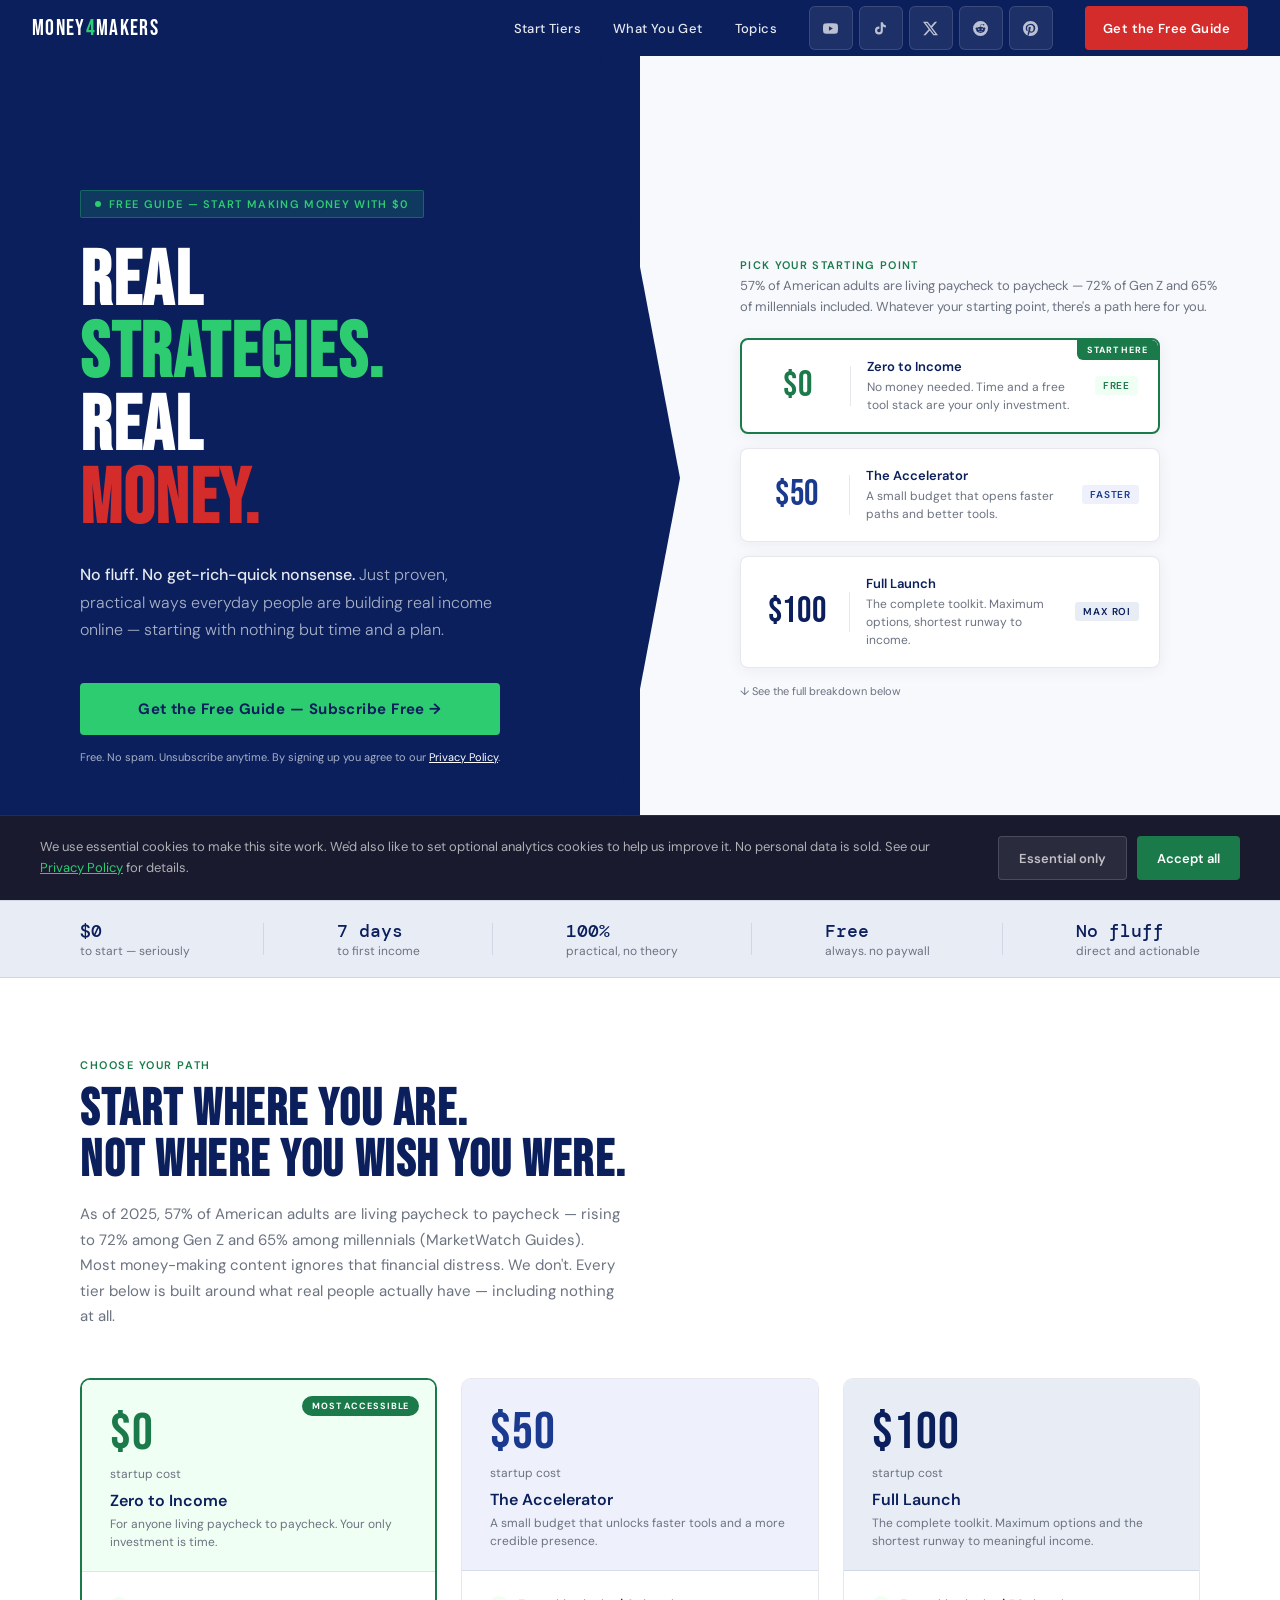
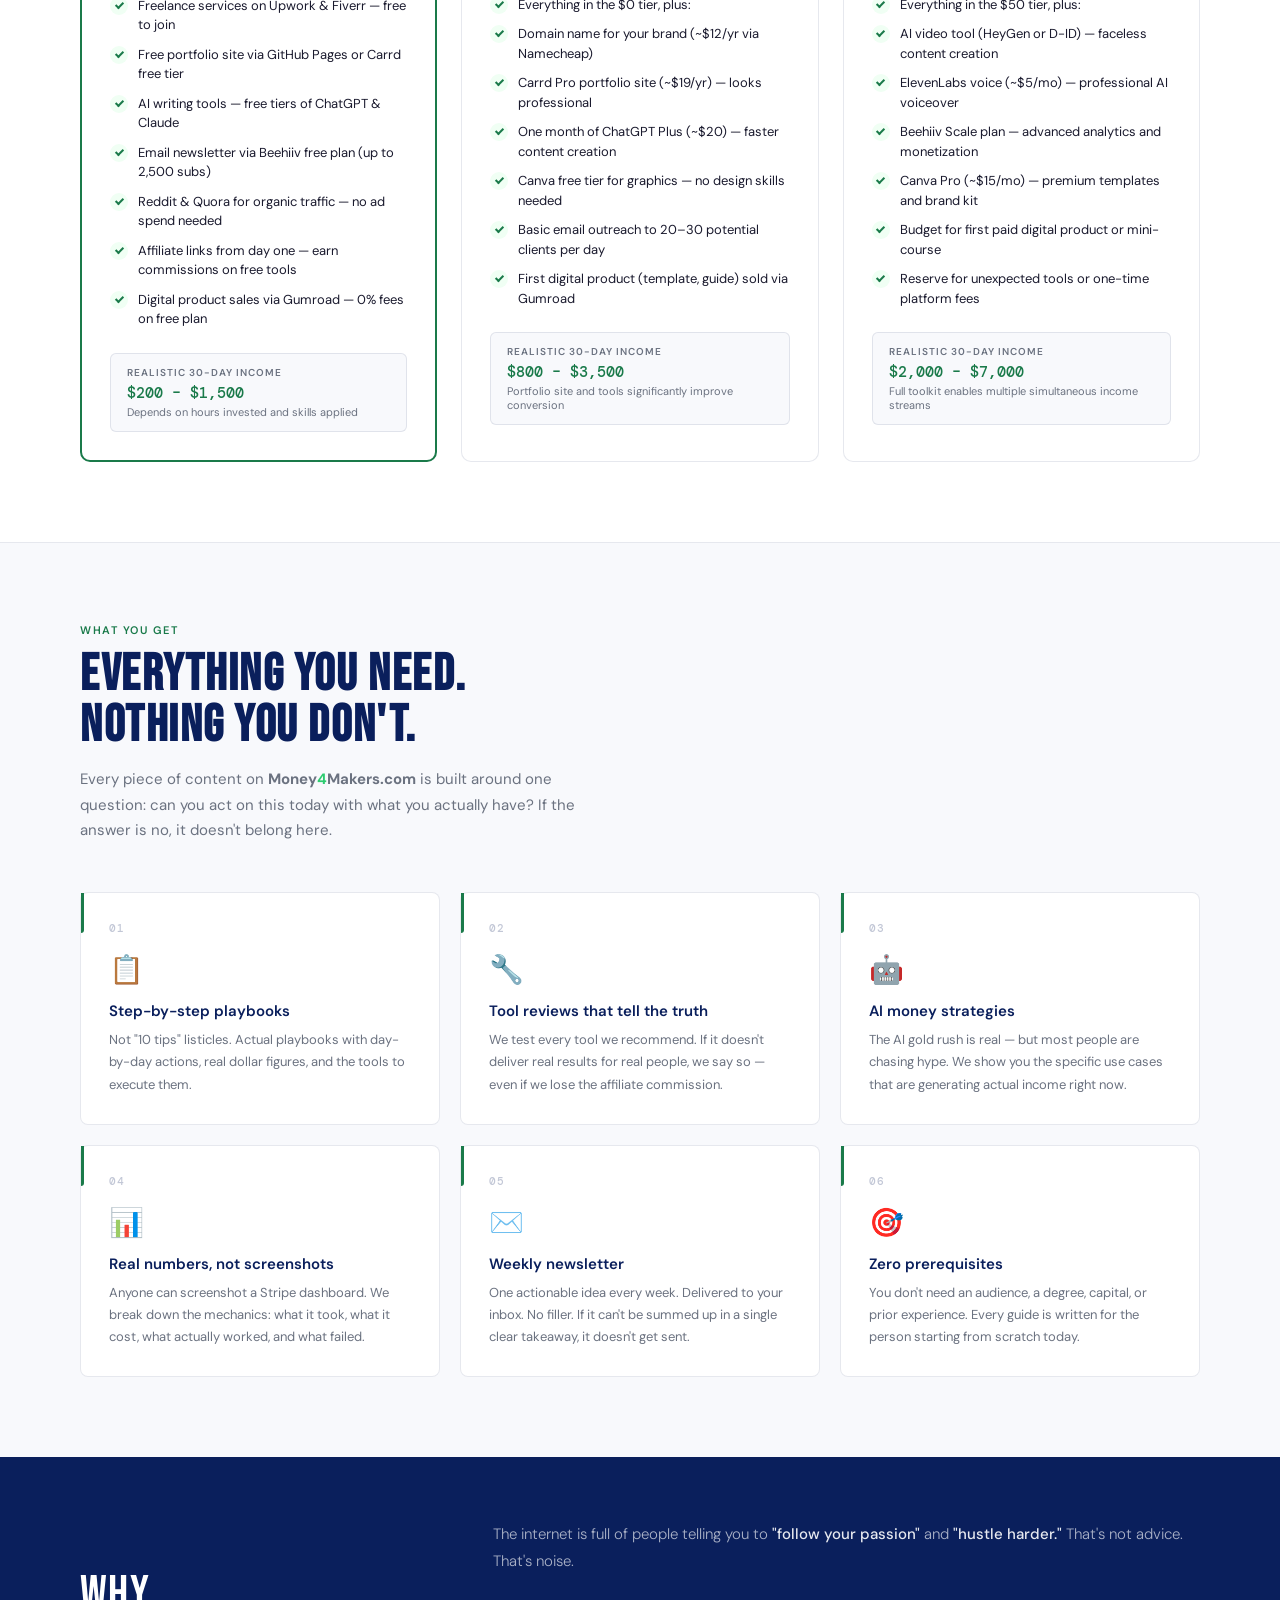
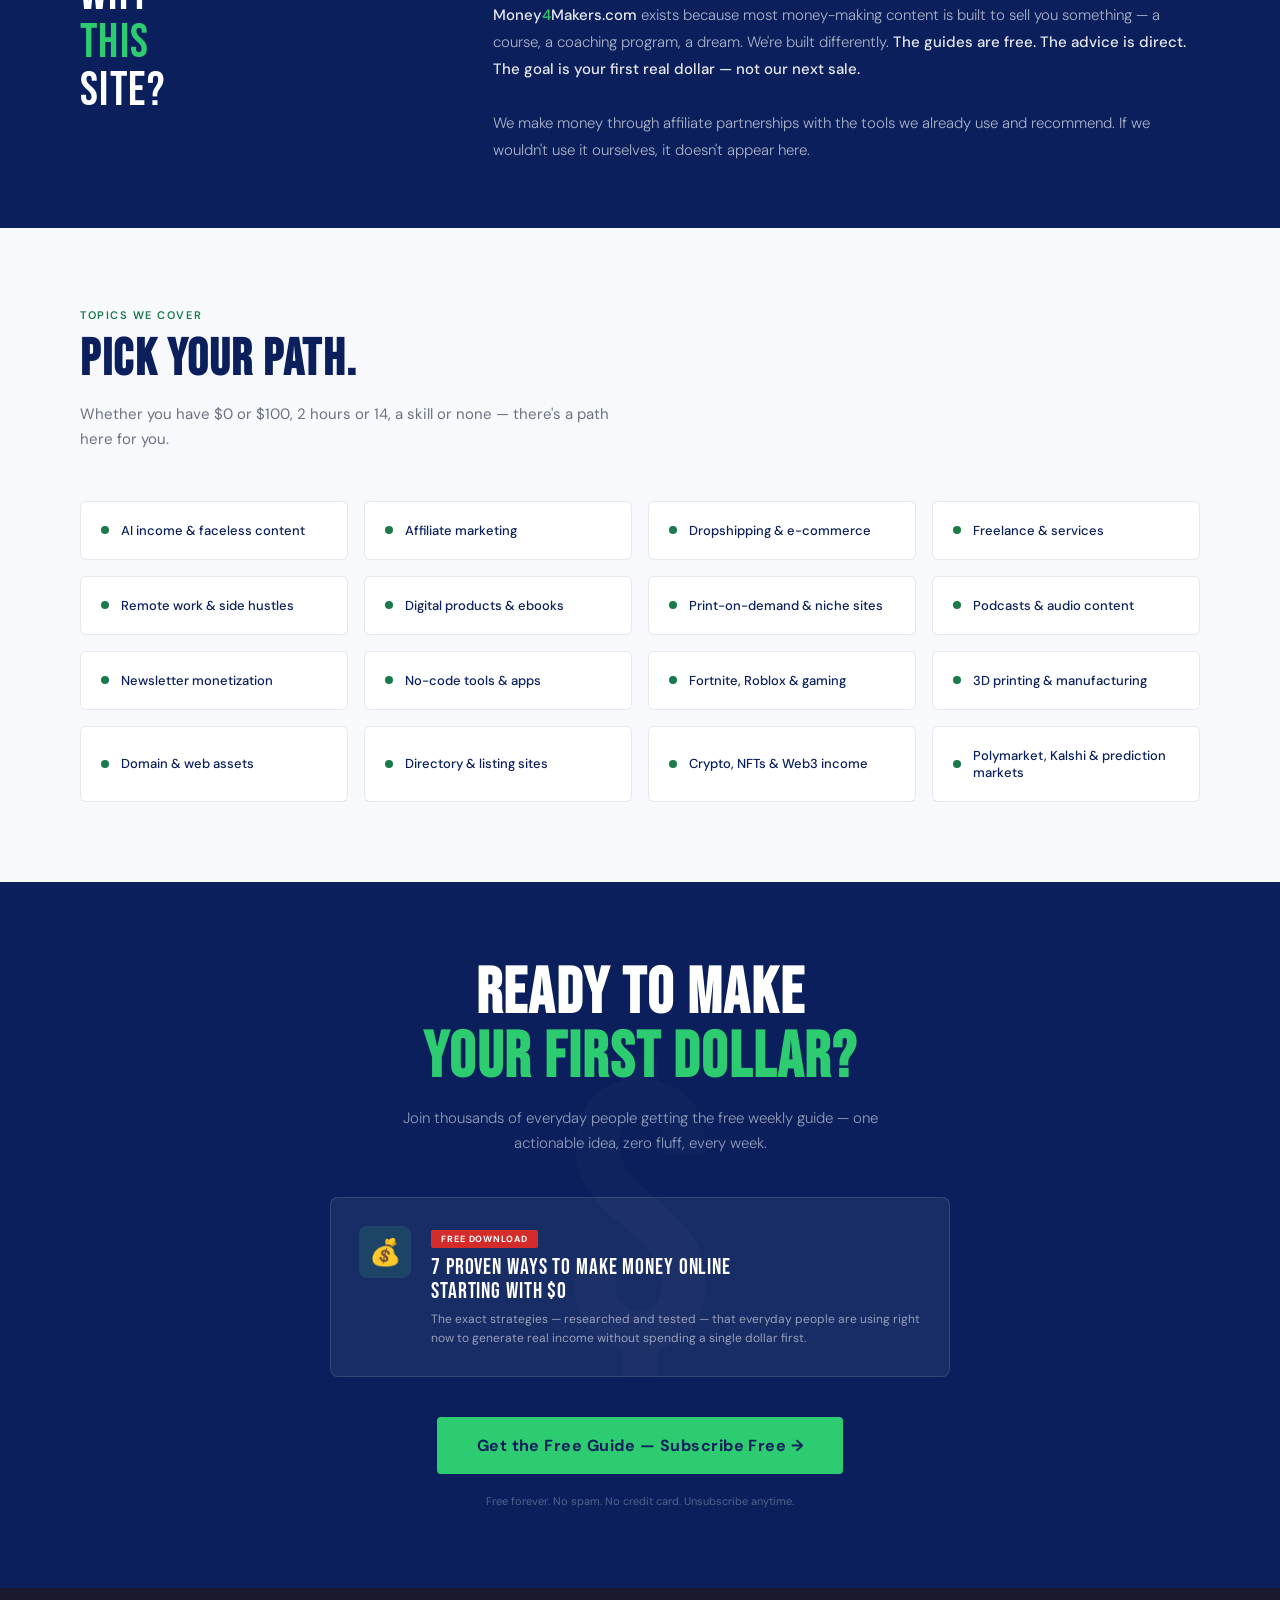
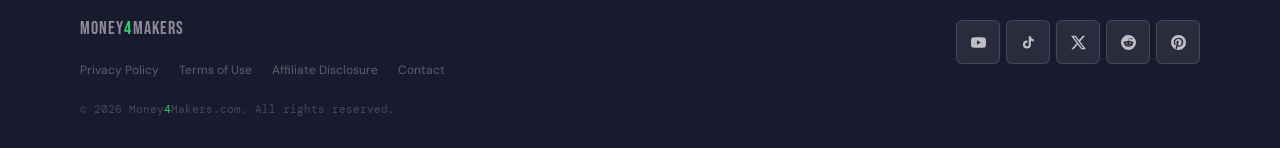
<file: index.html>
<!DOCTYPE html>
<html lang="en">
<head>
<meta charset="UTF-8">
<meta name="viewport" content="width=device-width, initial-scale=1.0">
<title>Money4Makers — Real Strategies. Real Money.</title>
<meta name="description" content="Practical guides for everyday people to make money online — starting with $0. No fluff, no get-rich-quick schemes. Real strategies that work.">
<meta name="p:domain_verify" content="f528d9f33f074dee962f6a1f87ca122a"/>
<meta name='impact-site-verification' value='e8ca684b-7a60-4010-b48c-422179facb51'>
<link rel="preconnect" href="https://fonts.googleapis.com">
<link rel="preconnect" href="https://fonts.gstatic.com" crossorigin>
<link href="https://fonts.googleapis.com/css2?family=Bebas+Neue&family=DM+Sans:ital,wght@0,300;0,400;0,500;0,600;1,300&family=DM+Mono:wght@400;500&display=swap" rel="stylesheet">
<link rel="stylesheet" href="styles.css">
</head>
<body>

<a href="#main-content" class="skip-link">Skip to main content</a>

<nav aria-label="Site navigation">
  <a href="#" class="nav-logo" aria-label="Money4Makers home">Money<span>4</span>Makers</a>
  <ul class="nav-links">
    <li><a href="#tiers">Start Tiers</a></li>
    <li><a href="#what-you-get">What You Get</a></li>
    <li><a href="#topics">Topics</a></li>
    <li>
      <div class="social-icons">
        <a href="https://youtube.com/@money4makers" target="_blank" rel="noopener" class="social-icon youtube" aria-label="YouTube"><svg viewBox="0 0 24 24"><path d="M23.498 6.186a3.016 3.016 0 0 0-2.122-2.136C19.505 3.545 12 3.545 12 3.545s-7.505 0-9.377.505A3.017 3.017 0 0 0 .502 6.186C0 8.07 0 12 0 12s0 3.93.502 5.814a3.016 3.016 0 0 0 2.122 2.136c1.871.505 9.376.505 9.376.505s7.505 0 9.377-.505a3.015 3.015 0 0 0 2.122-2.136C24 15.93 24 12 24 12s0-3.93-.502-5.814zM9.545 15.568V8.432L15.818 12l-6.273 3.568z"/></svg></a>
        <a href="https://tiktok.com/@money4makers" target="_blank" rel="noopener" class="social-icon tiktok" aria-label="TikTok"><svg viewBox="0 0 24 24"><path d="M19.59 6.69a4.83 4.83 0 0 1-3.77-4.25V2h-3.45v13.67a2.89 2.89 0 0 1-2.88 2.5 2.89 2.89 0 0 1-2.89-2.89 2.89 2.89 0 0 1 2.89-2.89c.28 0 .54.04.79.1V9.01a6.33 6.33 0 0 0-.79-.05 6.34 6.34 0 0 0-6.34 6.34 6.34 6.34 0 0 0 6.34 6.34 6.34 6.34 0 0 0 6.33-6.34V8.69a8.18 8.18 0 0 0 4.78 1.52V6.75a4.85 4.85 0 0 1-1.01-.06z"/></svg></a>
        <a href="https://instagram.com/money4makers" target="_blank" rel="noopener" class="social-icon instagram" aria-label="Instagram"><svg viewBox="0 0 24 24"><path d="M12 2.163c3.204 0 3.584.012 4.85.07 3.252.148 4.771 1.691 4.919 4.919.058 1.265.069 1.645.069 4.849 0 3.205-.012 3.584-.069 4.849-.149 3.225-1.664 4.771-4.919 4.919-1.266.058-1.644.07-4.85.07-3.204 0-3.584-.012-4.849-.07-3.26-.149-4.771-1.699-4.919-4.92-.058-1.265-.07-1.644-.07-4.849 0-3.204.013-3.583.07-4.849.149-3.227 1.664-4.771 4.919-4.919 1.266-.057 1.645-.069 4.849-.069zM12 0C8.741 0 8.333.014 7.053.072 2.695.272.273 2.69.073 7.052.014 8.333 0 8.741 0 12c0 3.259.014 3.668.072 4.948.2 4.358 2.618 6.78 6.98 6.98C8.333 23.986 8.741 24 12 24c3.259 0 3.668-.014 4.948-.072 4.354-.2 6.782-2.618 6.979-6.98.059-1.28.073-1.689.073-4.948 0-3.259-.014-3.667-.072-4.947-.196-4.354-2.617-6.78-6.979-6.98C15.668.014 15.259 0 12 0zm0 5.838a6.162 6.162 0 1 0 0 12.324 6.162 6.162 0 0 0 0-12.324zM12 16a4 4 0 1 1 0-8 4 4 0 0 1 0 8zm6.406-11.845a1.44 1.44 0 1 0 0 2.881 1.44 1.44 0 0 0 0-2.881z"/></svg></a>
        <a href="https://x.com/money4makers_" target="_blank" rel="noopener" class="social-icon twitter" aria-label="X / Twitter"><svg viewBox="0 0 24 24"><path d="M18.901 1.153h3.68l-8.04 9.19L24 22.846h-7.406l-5.8-7.584-6.638 7.584H.474l8.6-9.83L0 1.154h7.594l5.243 6.932ZM17.61 20.644h2.039L6.486 3.24H4.298Z"/></svg></a>
        <a href="https://reddit.com/u/Money4Makers" target="_blank" rel="noopener" class="social-icon reddit" aria-label="Reddit"><svg viewBox="0 0 24 24"><path d="M12 0A12 12 0 0 0 0 12a12 12 0 0 0 12 12 12 12 0 0 0 12-12A12 12 0 0 0 12 0zm5.01 4.744c.688 0 1.25.561 1.25 1.249a1.25 1.25 0 0 1-2.498.056l-2.597-.547-.8 3.747c1.824.07 3.48.632 4.674 1.488.308-.309.73-.491 1.207-.491.968 0 1.754.786 1.754 1.754 0 .716-.435 1.333-1.01 1.614a3.111 3.111 0 0 1 .042.52c0 2.694-3.13 4.87-7.004 4.87-3.874 0-7.004-2.176-7.004-4.87 0-.183.015-.366.043-.534A1.748 1.748 0 0 1 4.028 12c0-.968.786-1.754 1.754-1.754.463 0 .898.196 1.207.49 1.207-.883 2.878-1.43 4.744-1.487l.885-4.182a.342.342 0 0 1 .14-.197.35.35 0 0 1 .238-.042l2.906.617a1.214 1.214 0 0 1 1.108-.701zM9.25 12C8.561 12 8 12.562 8 13.25c0 .687.561 1.248 1.25 1.248.687 0 1.248-.561 1.248-1.249 0-.688-.561-1.249-1.249-1.249zm5.5 0c-.687 0-1.248.561-1.248 1.25 0 .687.561 1.248 1.249 1.248.688 0 1.249-.561 1.249-1.249 0-.687-.562-1.249-1.25-1.249zm-5.466 3.99a.327.327 0 0 0-.231.094.33.33 0 0 0 0 .463c.842.842 2.484.913 2.961.913.477 0 2.105-.056 2.961-.913a.361.361 0 0 0 .029-.463.33.33 0 0 0-.464 0c-.547.533-1.684.73-2.512.73-.828 0-1.979-.196-2.512-.73a.326.326 0 0 0-.232-.095z"/></svg></a>
        <a href="https://pinterest.com/Money4Makers" target="_blank" rel="noopener" class="social-icon pinterest" aria-label="Pinterest"><svg viewBox="0 0 24 24"><path d="M12 0C5.373 0 0 5.373 0 12c0 5.084 3.163 9.426 7.627 11.174-.105-.949-.2-2.405.042-3.441.218-.937 1.407-5.965 1.407-5.965s-.359-.719-.359-1.782c0-1.668.967-2.914 2.171-2.914 1.023 0 1.518.769 1.518 1.69 0 1.029-.655 2.568-.994 3.995-.283 1.194.599 2.169 1.777 2.169 2.133 0 3.772-2.249 3.772-5.495 0-2.873-2.064-4.882-5.012-4.882-3.414 0-5.418 2.561-5.418 5.207 0 1.031.397 2.138.893 2.738a.36.36 0 0 1 .083.345l-.333 1.36c-.053.22-.174.267-.402.161-1.499-.698-2.436-2.889-2.436-4.649 0-3.785 2.75-7.262 7.929-7.262 4.163 0 7.398 2.967 7.398 6.931 0 4.136-2.607 7.464-6.227 7.464-1.216 0-2.359-.632-2.75-1.378l-.748 2.853c-.271 1.043-1.002 2.35-1.492 3.146C9.57 23.812 10.763 24 12 24c6.627 0 12-5.373 12-12S18.627 0 12 0z"/></svg></a>
        <a href="https://twitch.tv/money4makers" target="_blank" rel="noopener" class="social-icon twitch" aria-label="Twitch"><svg viewBox="0 0 24 24"><path d="M11.571 4.714h1.715v5.143H11.57zm4.715 0H18v5.143h-1.714zM6 0L1.714 4.286v15.428h5.143V24l4.286-4.286h3.428L22.286 12V0zm14.571 11.143l-3.428 3.428h-3.429l-3 3v-3H6.857V1.714h13.714z"/></svg></a>
      </div>
    </li>
    <li><a href="https://money4makers.beehiiv.com" target="_blank" rel="noopener" class="nav-cta">Get the Free Guide</a></li>
  </ul>
  <button class="nav-hamburger" id="navHamburger" aria-label="Open navigation menu" aria-expanded="false" aria-controls="navMobileDrawer">
    <span></span><span></span><span></span>
  </button>
</nav>

<div class="nav-backdrop" id="navBackdrop" aria-hidden="true"></div>

<nav class="nav-mobile-drawer" id="navMobileDrawer" aria-label="Mobile navigation" aria-hidden="true">
  <ul class="nav-mobile-links">
    <li><a href="#tiers" class="nav-mobile-link">Start Tiers</a></li>
    <li><a href="#what-you-get" class="nav-mobile-link">What You Get</a></li>
    <li><a href="#topics" class="nav-mobile-link">Topics</a></li>
    <li><a href="https://money4makers.beehiiv.com" target="_blank" rel="noopener" class="nav-mobile-cta nav-mobile-link">Get the Free Guide →</a></li>
  </ul>
  <div class="nav-mobile-social">
    <a href="https://youtube.com/@money4makers" target="_blank" rel="noopener" class="social-icon youtube" aria-label="YouTube"><svg viewBox="0 0 24 24"><path d="M23.498 6.186a3.016 3.016 0 0 0-2.122-2.136C19.505 3.545 12 3.545 12 3.545s-7.505 0-9.377.505A3.017 3.017 0 0 0 .502 6.186C0 8.07 0 12 0 12s0 3.93.502 5.814a3.016 3.016 0 0 0 2.122 2.136c1.871.505 9.376.505 9.376.505s7.505 0 9.377-.505a3.015 3.015 0 0 0 2.122-2.136C24 15.93 24 12 24 12s0-3.93-.502-5.814zM9.545 15.568V8.432L15.818 12l-6.273 3.568z"/></svg></a>
    <a href="https://tiktok.com/@money4makers" target="_blank" rel="noopener" class="social-icon tiktok" aria-label="TikTok"><svg viewBox="0 0 24 24"><path d="M19.59 6.69a4.83 4.83 0 0 1-3.77-4.25V2h-3.45v13.67a2.89 2.89 0 0 1-2.88 2.5 2.89 2.89 0 0 1-2.89-2.89 2.89 2.89 0 0 1 2.89-2.89c.28 0 .54.04.79.1V9.01a6.33 6.33 0 0 0-.79-.05 6.34 6.34 0 0 0-6.34 6.34 6.34 6.34 0 0 0 6.34 6.34 6.34 6.34 0 0 0 6.33-6.34V8.69a8.18 8.18 0 0 0 4.78 1.52V6.75a4.85 4.85 0 0 1-1.01-.06z"/></svg></a>
    <a href="https://x.com/money4makers_" target="_blank" rel="noopener" class="social-icon twitter" aria-label="X / Twitter"><svg viewBox="0 0 24 24"><path d="M18.901 1.153h3.68l-8.04 9.19L24 22.846h-7.406l-5.8-7.584-6.638 7.584H.474l8.6-9.83L0 1.154h7.594l5.243 6.932ZM17.61 20.644h2.039L6.486 3.24H4.298Z"/></svg></a>
    <a href="https://reddit.com/u/Money4Makers" target="_blank" rel="noopener" class="social-icon reddit" aria-label="Reddit"><svg viewBox="0 0 24 24"><path d="M12 0A12 12 0 0 0 0 12a12 12 0 0 0 12 12 12 12 0 0 0 12-12A12 12 0 0 0 12 0zm5.01 4.744c.688 0 1.25.561 1.25 1.249a1.25 1.25 0 0 1-2.498.056l-2.597-.547-.8 3.747c1.824.07 3.48.632 4.674 1.488.308-.309.73-.491 1.207-.491.968 0 1.754.786 1.754 1.754 0 .716-.435 1.333-1.01 1.614a3.111 3.111 0 0 1 .042.52c0 2.694-3.13 4.87-7.004 4.87-3.874 0-7.004-2.176-7.004-4.87 0-.183.015-.366.043-.534A1.748 1.748 0 0 1 4.028 12c0-.968.786-1.754 1.754-1.754.463 0 .898.196 1.207.49 1.207-.883 2.878-1.43 4.744-1.487l.885-4.182a.342.342 0 0 1 .14-.197.35.35 0 0 1 .238-.042l2.906.617a1.214 1.214 0 0 1 1.108-.701zM9.25 12C8.561 12 8 12.562 8 13.25c0 .687.561 1.248 1.25 1.248.687 0 1.248-.561 1.248-1.249 0-.688-.561-1.249-1.249-1.249zm5.5 0c-.687 0-1.248.561-1.248 1.25 0 .687.561 1.248 1.249 1.248.688 0 1.249-.561 1.249-1.249 0-.687-.562-1.249-1.25-1.249zm-5.466 3.99a.327.327 0 0 0-.231.094.33.33 0 0 0 0 .463c.842.842 2.484.913 2.961.913.477 0 2.105-.056 2.961-.913a.361.361 0 0 0 .029-.463.33.33 0 0 0-.464 0c-.547.533-1.684.73-2.512.73-.828 0-1.979-.196-2.512-.73a.326.326 0 0 0-.232-.095z"/></svg></a>
    <a href="https://pinterest.com/Money4Makers" target="_blank" rel="noopener" class="social-icon pinterest" aria-label="Pinterest"><svg viewBox="0 0 24 24"><path d="M12 0C5.373 0 0 5.373 0 12c0 5.084 3.163 9.426 7.627 11.174-.105-.949-.2-2.405.042-3.441.218-.937 1.407-5.965 1.407-5.965s-.359-.719-.359-1.782c0-1.668.967-2.914 2.171-2.914 1.023 0 1.518.769 1.518 1.69 0 1.029-.655 2.568-.994 3.995-.283 1.194.599 2.169 1.777 2.169 2.133 0 3.772-2.249 3.772-5.495 0-2.873-2.064-4.882-5.012-4.882-3.414 0-5.418 2.561-5.418 5.207 0 1.031.397 2.138.893 2.738a.36.36 0 0 1 .083.345l-.333 1.36c-.053.22-.174.267-.402.161-1.499-.698-2.436-2.889-2.436-4.649 0-3.785 2.75-7.262 7.929-7.262 4.163 0 7.398 2.967 7.398 6.931 0 4.136-2.607 7.464-6.227 7.464-1.216 0-2.359-.632-2.75-1.378l-.748 2.853c-.271 1.043-1.002 2.35-1.492 3.146C9.57 23.812 10.763 24 12 24c6.627 0 12-5.373 12-12S18.627 0 12 0z"/></svg></a>
  </div>
</nav>

<main id="main-content">

  <section class="hero" aria-labelledby="hero-heading">
    <div class="hero-left">
      <div class="hero-eyebrow fade-up">Free guide — start making money with $0</div>
      <h1 id="hero-heading" class="hero-headline fade-up delay-1">
        Real<br><span class="accent">strategies.</span><br>Real<br><span class="red">money.</span>
      </h1>
      <p class="hero-sub fade-up delay-2">
        <strong>No fluff. No get-rich-quick nonsense.</strong> Just proven, practical ways everyday people are building real income online — starting with nothing but time and a plan.
      </p>
      <div id="signup" class="signup-form fade-up delay-3">
        <a href="https://money4makers.beehiiv.com" target="_blank" rel="noopener" class="btn-hero-subscribe">Get the Free Guide — Subscribe Free →</a>
        <p class="form-disclaimer">Free. No spam. Unsubscribe anytime. By signing up you agree to our <a href="privacy-policy.html">Privacy Policy</a>.</p>
      </div>
    </div>
    <div class="hero-right">
      <div class="fade-up delay-2">
        <p class="hero-tiers-label">Pick your starting point</p>
        <p style="font-size:13px; color:var(--muted); margin-bottom:20px; line-height:1.6;">57% of American adults are living paycheck to paycheck — 72% of Gen Z and 65% of millennials included. Whatever your starting point, there's a path here for you.</p>
        <div class="hero-tiers">
          <div class="hero-tier-card featured">
            <div class="tier-amount zero">$0</div>
            <div class="tier-divider"></div>
            <div class="tier-info">
              <div class="tier-name">Zero to Income</div>
              <div class="tier-desc">No money needed. Time and a free tool stack are your only investment.</div>
            </div>
            <span class="tier-tag free">FREE</span>
          </div>
          <div class="hero-tier-card">
            <div class="tier-amount fifty">$50</div>
            <div class="tier-divider"></div>
            <div class="tier-info">
              <div class="tier-name">The Accelerator</div>
              <div class="tier-desc">A small budget that opens faster paths and better tools.</div>
            </div>
            <span class="tier-tag mid">FASTER</span>
          </div>
          <div class="hero-tier-card">
            <div class="tier-amount hundred">$100</div>
            <div class="tier-divider"></div>
            <div class="tier-info">
              <div class="tier-name">Full Launch</div>
              <div class="tier-desc">The complete toolkit. Maximum options, shortest runway to income.</div>
            </div>
            <span class="tier-tag full">MAX ROI</span>
          </div>
        </div>
        <p style="font-size:11px; color:var(--muted); margin-top:16px;">↓ See the full breakdown below</p>
      </div>
    </div>
  </section>

  <section aria-label="Key facts">
    <div class="proof-bar">
      <div class="proof-item"><div><div class="proof-num">$0</div><div class="proof-label">to start — seriously</div></div></div>
      <div class="proof-divider"></div>
      <div class="proof-item"><div><div class="proof-num">7 days</div><div class="proof-label">to first income</div></div></div>
      <div class="proof-divider"></div>
      <div class="proof-item"><div><div class="proof-num">100%</div><div class="proof-label">practical, no theory</div></div></div>
      <div class="proof-divider"></div>
      <div class="proof-item"><div><div class="proof-num">Free</div><div class="proof-label">always. no paywall</div></div></div>
      <div class="proof-divider"></div>
      <div class="proof-item"><div><div class="proof-num">No fluff</div><div class="proof-label">direct and actionable</div></div></div>
    </div>
  </section>

  <section class="tiers-section" id="tiers" aria-labelledby="tiers-heading">
    <p class="section-label">Choose your path</p>
    <h2 id="tiers-heading" class="section-title">Start where you are.<br>Not where you wish you were.</h2>
    <p class="section-sub">As of 2025, 57% of American adults are living paycheck to paycheck — rising to 72% among Gen Z and 65% among millennials (MarketWatch Guides). Most money-making content ignores that financial distress. We don't. Every tier below is built around what real people actually have — including nothing at all.</p>
    <div class="tiers-grid">
      <div class="tier-full-card featured-tier">
        <div class="tier-header zero-bg">
          <div class="tier-popular-badge">Most Accessible</div>
          <div class="tier-price p-zero">$0</div>
          <div class="tier-price-label">startup cost</div>
          <div class="tier-title">Zero to Income</div>
          <div class="tier-subtitle">For anyone living paycheck to paycheck. Your only investment is time.</div>
        </div>
        <div class="tier-body">
          <ul class="tier-features">
            <li><span class="check"></span>Freelance services on Upwork &amp; Fiverr — free to join</li>
            <li><span class="check"></span>Free portfolio site via GitHub Pages or Carrd free tier</li>
            <li><span class="check"></span>AI writing tools — free tiers of ChatGPT &amp; Claude</li>
            <li><span class="check"></span>Email newsletter via Beehiiv free plan (up to 2,500 subs)</li>
            <li><span class="check"></span>Reddit &amp; Quora for organic traffic — no ad spend needed</li>
            <li><span class="check"></span>Affiliate links from day one — earn commissions on free tools</li>
            <li><span class="check"></span>Digital product sales via Gumroad — 0% fees on free plan</li>
          </ul>
          <div class="tier-income">
            <div class="tier-income-label">Realistic 30-day income</div>
            <div class="tier-income-range">$200 – $1,500</div>
            <div class="tier-income-note">Depends on hours invested and skills applied</div>
          </div>
        </div>
      </div>
      <div class="tier-full-card">
        <div class="tier-header fifty-bg">
          <div class="tier-price p-fifty">$50</div>
          <div class="tier-price-label">startup cost</div>
          <div class="tier-title">The Accelerator</div>
          <div class="tier-subtitle">A small budget that unlocks faster tools and a more credible presence.</div>
        </div>
        <div class="tier-body">
          <ul class="tier-features">
            <li><span class="check"></span>Everything in the $0 tier, plus:</li>
            <li><span class="check"></span>Domain name for your brand (~$12/yr via Namecheap)</li>
            <li><span class="check"></span>Carrd Pro portfolio site (~$19/yr) — looks professional</li>
            <li><span class="check"></span>One month of ChatGPT Plus (~$20) — faster content creation</li>
            <li><span class="check"></span>Canva free tier for graphics — no design skills needed</li>
            <li><span class="check"></span>Basic email outreach to 20–30 potential clients per day</li>
            <li><span class="check"></span>First digital product (template, guide) sold via Gumroad</li>
          </ul>
          <div class="tier-income">
            <div class="tier-income-label">Realistic 30-day income</div>
            <div class="tier-income-range">$800 – $3,500</div>
            <div class="tier-income-note">Portfolio site and tools significantly improve conversion</div>
          </div>
        </div>
      </div>
      <div class="tier-full-card">
        <div class="tier-header hundred-bg">
          <div class="tier-price p-hundred">$100</div>
          <div class="tier-price-label">startup cost</div>
          <div class="tier-title">Full Launch</div>
          <div class="tier-subtitle">The complete toolkit. Maximum options and the shortest runway to meaningful income.</div>
        </div>
        <div class="tier-body">
          <ul class="tier-features">
            <li><span class="check"></span>Everything in the $50 tier, plus:</li>
            <li><span class="check"></span>AI video tool (HeyGen or D-ID) — faceless content creation</li>
            <li><span class="check"></span>ElevenLabs voice (~$5/mo) — professional AI voiceover</li>
            <li><span class="check"></span>Beehiiv Scale plan — advanced analytics and monetization</li>
            <li><span class="check"></span>Canva Pro (~$15/mo) — premium templates and brand kit</li>
            <li><span class="check"></span>Budget for first paid digital product or mini-course</li>
            <li><span class="check"></span>Reserve for unexpected tools or one-time platform fees</li>
          </ul>
          <div class="tier-income">
            <div class="tier-income-label">Realistic 30-day income</div>
            <div class="tier-income-range">$2,000 – $7,000</div>
            <div class="tier-income-note">Full toolkit enables multiple simultaneous income streams</div>
          </div>
        </div>
      </div>
    </div>
  </section>

  <section class="section" id="what-you-get" aria-labelledby="wyg-heading">
    <p class="section-label">What you get</p>
    <h2 id="wyg-heading" class="section-title">Everything you need.<br>Nothing you don't.</h2>
    <p class="section-sub">Every piece of content on <strong>Money<span style="color:var(--green-bright)">4</span>Makers.com</strong> is built around one question: can you act on this today with what you actually have? If the answer is no, it doesn't belong here.</p>
    <div class="cards-grid">
      <div class="card"><div class="card-accent"></div><div class="card-num">01</div><span class="card-icon">📋</span><div class="card-title">Step-by-step playbooks</div><p class="card-text">Not "10 tips" listicles. Actual playbooks with day-by-day actions, real dollar figures, and the tools to execute them.</p></div>
      <div class="card"><div class="card-accent"></div><div class="card-num">02</div><span class="card-icon">🔧</span><div class="card-title">Tool reviews that tell the truth</div><p class="card-text">We test every tool we recommend. If it doesn't deliver real results for real people, we say so — even if we lose the affiliate commission.</p></div>
      <div class="card"><div class="card-accent"></div><div class="card-num">03</div><span class="card-icon">🤖</span><div class="card-title">AI money strategies</div><p class="card-text">The AI gold rush is real — but most people are chasing hype. We show you the specific use cases that are generating actual income right now.</p></div>
      <div class="card"><div class="card-accent"></div><div class="card-num">04</div><span class="card-icon">📊</span><div class="card-title">Real numbers, not screenshots</div><p class="card-text">Anyone can screenshot a Stripe dashboard. We break down the mechanics: what it took, what it cost, what actually worked, and what failed.</p></div>
      <div class="card"><div class="card-accent"></div><div class="card-num">05</div><span class="card-icon">✉️</span><div class="card-title">Weekly newsletter</div><p class="card-text">One actionable idea every week. Delivered to your inbox. No filler. If it can't be summed up in a single clear takeaway, it doesn't get sent.</p></div>
      <div class="card"><div class="card-accent"></div><div class="card-num">06</div><span class="card-icon">🎯</span><div class="card-title">Zero prerequisites</div><p class="card-text">You don't need an audience, a degree, capital, or prior experience. Every guide is written for the person starting from scratch today.</p></div>
    </div>
  </section>

  <div class="about-strip">
    <div class="about-label">Why<br><span>this</span>site?</div>
    <div class="about-text">
      The internet is full of people telling you to <strong>"follow your passion"</strong> and <strong>"hustle harder."</strong> That's not advice. That's noise.<br><br>
      <strong>Money<span style="color:var(--green-bright)">4</span>Makers.com</strong> exists because most money-making content is built to sell you something — a course, a coaching program, a dream. We're built differently. <strong>The guides are free. The advice is direct. The goal is your first real dollar — not our next sale.</strong><br><br>
      We make money through affiliate partnerships with the tools we already use and recommend. If we wouldn't use it ourselves, it doesn't appear here.
    </div>
  </div>

  <section class="topics-section" id="topics" aria-labelledby="topics-heading">
    <p class="section-label">Topics we cover</p>
    <h2 id="topics-heading" class="section-title">Pick your path.</h2>
    <p class="section-sub">Whether you have $0 or $100, 2 hours or 14, a skill or none — there's a path here for you.</p>
    <div class="topics-grid">
      <div class="topic-pill"><span class="topic-dot"></span>AI income &amp; faceless content</div>
      <div class="topic-pill"><span class="topic-dot"></span>Affiliate marketing</div>
      <div class="topic-pill"><span class="topic-dot"></span>Dropshipping &amp; e-commerce</div>
      <div class="topic-pill"><span class="topic-dot"></span>Freelance &amp; services</div>
      <div class="topic-pill"><span class="topic-dot"></span>Remote work &amp; side hustles</div>
      <div class="topic-pill"><span class="topic-dot"></span>Digital products &amp; ebooks</div>
      <div class="topic-pill"><span class="topic-dot"></span>Print-on-demand &amp; niche sites</div>
      <div class="topic-pill"><span class="topic-dot"></span>Podcasts &amp; audio content</div>
      <div class="topic-pill"><span class="topic-dot"></span>Newsletter monetization</div>
      <div class="topic-pill"><span class="topic-dot"></span>No-code tools &amp; apps</div>
      <div class="topic-pill"><span class="topic-dot"></span>Fortnite, Roblox &amp; gaming</div>
      <div class="topic-pill"><span class="topic-dot"></span>3D printing &amp; manufacturing</div>
      <div class="topic-pill"><span class="topic-dot"></span>Domain &amp; web assets</div>
      <div class="topic-pill"><span class="topic-dot"></span>Directory &amp; listing sites</div>
      <div class="topic-pill"><span class="topic-dot"></span>Crypto, NFTs &amp; Web3 income</div>
      <div class="topic-pill"><span class="topic-dot"></span>Polymarket, Kalshi &amp; prediction markets</div>
    </div>
  </section>

  <section class="cta-section" id="cta-signup" aria-labelledby="cta-heading">
    <h2 id="cta-heading" class="cta-title">Ready to make<br><span>your first dollar?</span></h2>
    <p class="cta-sub">Join thousands of everyday people getting the free weekly guide — one actionable idea, zero fluff, every week.</p>
    <div class="guide-card">
      <div class="guide-card-inner">
        <div class="guide-icon">💰</div>
        <div class="guide-text-block">
          <div class="guide-badge">FREE DOWNLOAD</div>
          <div class="guide-title">7 Proven Ways to Make Money Online<br>Starting With $0</div>
          <div class="guide-desc">The exact strategies — researched and tested — that everyday people are using right now to generate real income without spending a single dollar first.</div>
        </div>
      </div>
    </div>
    <div class="cta-form">
      <a href="https://money4makers.beehiiv.com" target="_blank" rel="noopener" class="btn-cta-subscribe">Get the Free Guide — Subscribe Free →</a>
    </div>
    <p class="cta-disclaimer">Free forever. No spam. No credit card. Unsubscribe anytime.</p>
  </section>

</main>

<footer>
  <div class="footer-left">
    <a href="#" class="footer-logo" aria-label="Money4Makers home">Money<span>4</span>Makers</a>
    <ul class="footer-links">
      <li><a href="privacy-policy.html">Privacy Policy</a></li>
      <li><a href="terms-of-use.html">Terms of Use</a></li>
      <li><a href="affiliate-disclosure.html">Affiliate Disclosure</a></li>
      <li><a href="contact.html">Contact</a></li>
    </ul>
    <span class="footer-copy">© 2026 Money<span style="color:var(--green-bright)">4</span>Makers.com. All rights reserved.</span>
  </div>
  <div class="footer-right">
    <div class="social-icons" style="display:flex;">
      <a href="https://youtube.com/@money4makers" target="_blank" rel="noopener" class="social-icon youtube" aria-label="YouTube"><svg viewBox="0 0 24 24"><path d="M23.498 6.186a3.016 3.016 0 0 0-2.122-2.136C19.505 3.545 12 3.545 12 3.545s-7.505 0-9.377.505A3.017 3.017 0 0 0 .502 6.186C0 8.07 0 12 0 12s0 3.93.502 5.814a3.016 3.016 0 0 0 2.122 2.136c1.871.505 9.376.505 9.376.505s7.505 0 9.377-.505a3.015 3.015 0 0 0 2.122-2.136C24 15.93 24 12 24 12s0-3.93-.502-5.814zM9.545 15.568V8.432L15.818 12l-6.273 3.568z"/></svg></a>
      <a href="https://tiktok.com/@money4makers" target="_blank" rel="noopener" class="social-icon tiktok" aria-label="TikTok"><svg viewBox="0 0 24 24"><path d="M19.59 6.69a4.83 4.83 0 0 1-3.77-4.25V2h-3.45v13.67a2.89 2.89 0 0 1-2.88 2.5 2.89 2.89 0 0 1-2.89-2.89 2.89 2.89 0 0 1 2.89-2.89c.28 0 .54.04.79.1V9.01a6.33 6.33 0 0 0-.79-.05 6.34 6.34 0 0 0-6.34 6.34 6.34 6.34 0 0 0 6.34 6.34 6.34 6.34 0 0 0 6.33-6.34V8.69a8.18 8.18 0 0 0 4.78 1.52V6.75a4.85 4.85 0 0 1-1.01-.06z"/></svg></a>
      <a href="https://x.com/money4makers_" target="_blank" rel="noopener" class="social-icon twitter" aria-label="X / Twitter"><svg viewBox="0 0 24 24"><path d="M18.901 1.153h3.68l-8.04 9.19L24 22.846h-7.406l-5.8-7.584-6.638 7.584H.474l8.6-9.83L0 1.154h7.594l5.243 6.932ZM17.61 20.644h2.039L6.486 3.24H4.298Z"/></svg></a>
      <a href="https://reddit.com/u/Money4Makers" target="_blank" rel="noopener" class="social-icon reddit" aria-label="Reddit"><svg viewBox="0 0 24 24"><path d="M12 0A12 12 0 0 0 0 12a12 12 0 0 0 12 12 12 12 0 0 0 12-12A12 12 0 0 0 12 0zm5.01 4.744c.688 0 1.25.561 1.25 1.249a1.25 1.25 0 0 1-2.498.056l-2.597-.547-.8 3.747c1.824.07 3.48.632 4.674 1.488.308-.309.73-.491 1.207-.491.968 0 1.754.786 1.754 1.754 0 .716-.435 1.333-1.01 1.614a3.111 3.111 0 0 1 .042.52c0 2.694-3.13 4.87-7.004 4.87-3.874 0-7.004-2.176-7.004-4.87 0-.183.015-.366.043-.534A1.748 1.748 0 0 1 4.028 12c0-.968.786-1.754 1.754-1.754.463 0 .898.196 1.207.49 1.207-.883 2.878-1.43 4.744-1.487l.885-4.182a.342.342 0 0 1 .14-.197.35.35 0 0 1 .238-.042l2.906.617a1.214 1.214 0 0 1 1.108-.701zM9.25 12C8.561 12 8 12.562 8 13.25c0 .687.561 1.248 1.25 1.248.687 0 1.248-.561 1.248-1.249 0-.688-.561-1.249-1.249-1.249zm5.5 0c-.687 0-1.248.561-1.248 1.25 0 .687.561 1.248 1.249 1.248.688 0 1.249-.561 1.249-1.249 0-.687-.562-1.249-1.25-1.249zm-5.466 3.99a.327.327 0 0 0-.231.094.33.33 0 0 0 0 .463c.842.842 2.484.913 2.961.913.477 0 2.105-.056 2.961-.913a.361.361 0 0 0 .029-.463.33.33 0 0 0-.464 0c-.547.533-1.684.73-2.512.73-.828 0-1.979-.196-2.512-.73a.326.326 0 0 0-.232-.095z"/></svg></a>
      <a href="https://pinterest.com/Money4Makers" target="_blank" rel="noopener" class="social-icon pinterest" aria-label="Pinterest"><svg viewBox="0 0 24 24"><path d="M12 0C5.373 0 0 5.373 0 12c0 5.084 3.163 9.426 7.627 11.174-.105-.949-.2-2.405.042-3.441.218-.937 1.407-5.965 1.407-5.965s-.359-.719-.359-1.782c0-1.668.967-2.914 2.171-2.914 1.023 0 1.518.769 1.518 1.69 0 1.029-.655 2.568-.994 3.995-.283 1.194.599 2.169 1.777 2.169 2.133 0 3.772-2.249 3.772-5.495 0-2.873-2.064-4.882-5.012-4.882-3.414 0-5.418 2.561-5.418 5.207 0 1.031.397 2.138.893 2.738a.36.36 0 0 1 .083.345l-.333 1.36c-.053.22-.174.267-.402.161-1.499-.698-2.436-2.889-2.436-4.649 0-3.785 2.75-7.262 7.929-7.262 4.163 0 7.398 2.967 7.398 6.931 0 4.136-2.607 7.464-6.227 7.464-1.216 0-2.359-.632-2.75-1.378l-.748 2.853c-.271 1.043-1.002 2.35-1.492 3.146C9.57 23.812 10.763 24 12 24c6.627 0 12-5.373 12-12S18.627 0 12 0z"/></svg></a>
    </div>
  </div>
</footer>

<div class="cookie-banner" id="cookieBanner" role="dialog" aria-label="Cookie consent">
  <p class="cookie-text">We use essential cookies to make this site work. We'd also like to set optional analytics cookies to help us improve it. No personal data is sold. See our <a href="privacy-policy.html">Privacy Policy</a> for details.</p>
  <div class="cookie-actions">
    <button class="cookie-btn cookie-btn-decline" id="cookieDecline">Essential only</button>
    <button class="cookie-btn cookie-btn-accept" id="cookieAccept">Accept all</button>
  </div>
</div>

<script src="scripts.js"></script>
<script type="text/javascript" async src="https://subscribe-forms.beehiiv.com/attribution.js"></script>
</body>
</html>
</file>
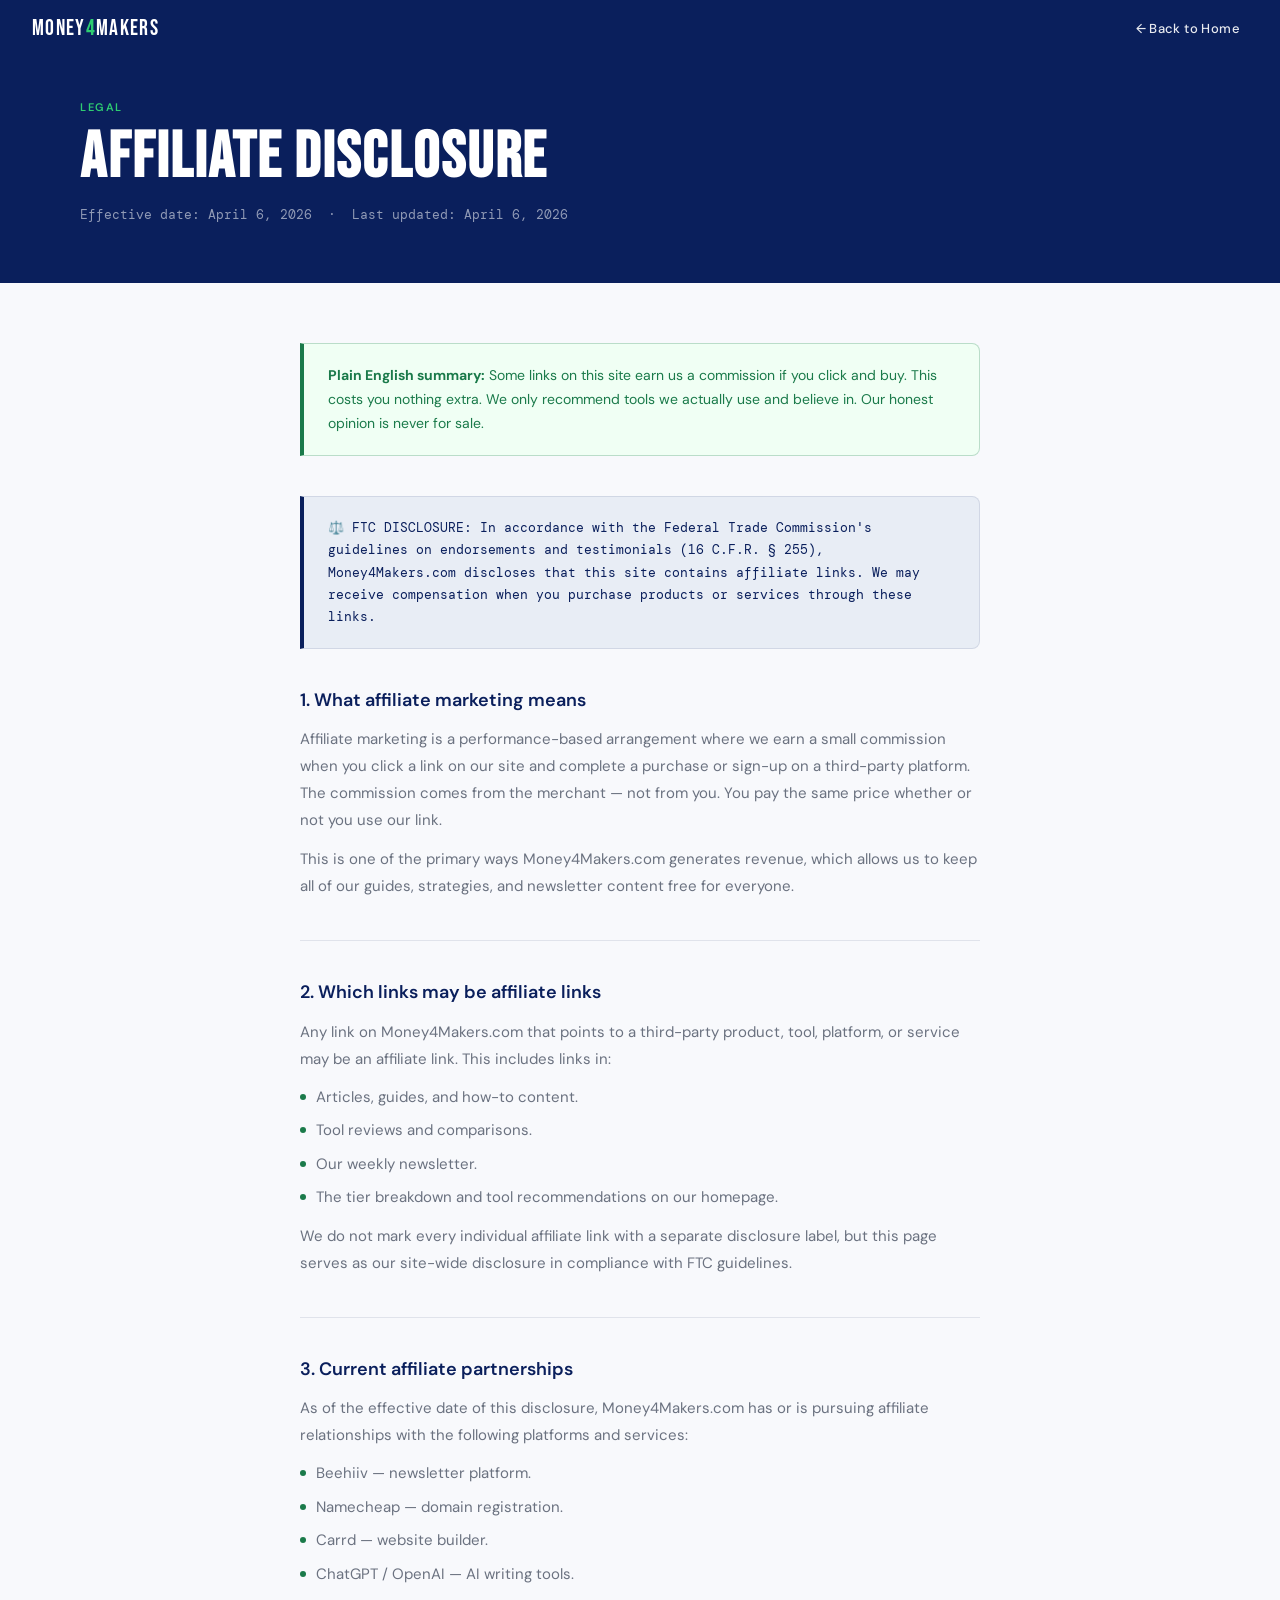
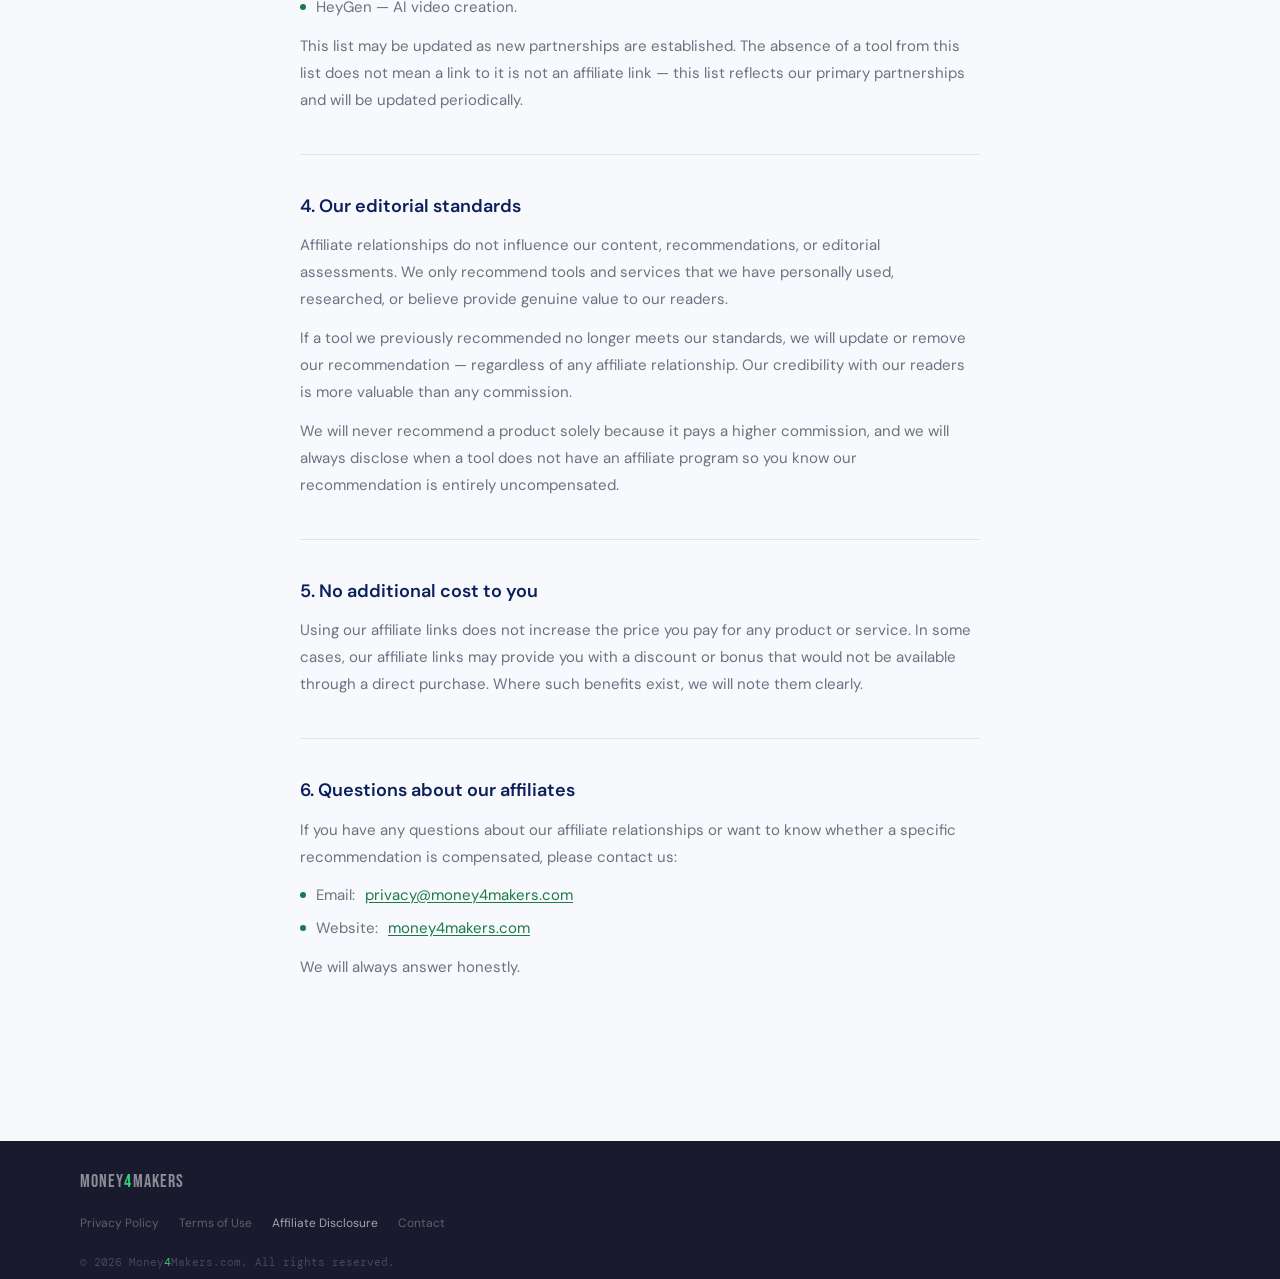
<file: affiliate-disclosure.html>
<!DOCTYPE html>
<html lang="en">
<head>
<meta charset="UTF-8">
<meta name="viewport" content="width=device-width, initial-scale=1.0">
<title>Affiliate Disclosure — Money4Makers.com</title>
<meta name="description" content="Affiliate Disclosure for Money4Makers.com — how we earn commissions and how that affects our content.">
<link rel="preconnect" href="https://fonts.googleapis.com">
<link rel="preconnect" href="https://fonts.gstatic.com" crossorigin>
<link href="https://fonts.googleapis.com/css2?family=Bebas+Neue&family=DM+Sans:ital,wght@0,300;0,400;0,500;0,600;1,300&family=DM+Mono:wght@400;500&display=swap" rel="stylesheet">
<style>
  *, *::before, *::after { box-sizing: border-box; margin: 0; padding: 0; }

  :root {
    --navy: #0A1F5C;
    --navy-mid: #1A3A8F;
    --navy-light: #E8EDF5;
    --green: #1A7A4A;
    --green-bright: #2ECC71;
    --green-pale: #F0FFF4;
    --red: #D42B2B;
    --white: #F8F9FC;
    --ink: #1A1A2E;
    --muted: #6B7280;
    --border: rgba(10,31,92,0.1);
  }

  html { scroll-behavior: smooth; }

  body {
    font-family: 'DM Sans', sans-serif;
    background: var(--white);
    color: var(--ink);
    overflow-x: hidden;
  }

  .skip-link {
    position: absolute;
    top: -100px;
    left: 16px;
    background: var(--green);
    color: #fff;
    padding: 10px 20px;
    font-size: 14px;
    font-weight: 600;
    text-decoration: none;
    z-index: 9999;
    border-radius: 0 0 6px 6px;
  }
  .skip-link:focus { top: 0; outline: 3px solid var(--green-bright); outline-offset: 2px; }

  a:focus-visible, button:focus-visible {
    outline: 3px solid var(--green-bright);
    outline-offset: 3px;
    border-radius: 2px;
  }

  nav[aria-label="Site navigation"] {
    position: fixed;
    top: 0; left: 0; right: 0;
    z-index: 201;
    background: var(--navy);
    padding: 0 2rem;
    height: 56px;
    display: flex;
    align-items: center;
    justify-content: space-between;
  }

  .nav-logo {
    font-family: 'Bebas Neue', sans-serif;
    font-size: 22px;
    letter-spacing: 0.06em;
    color: #fff;
    text-decoration: none;
  }
  .nav-logo span { color: var(--green-bright); }

  .nav-back {
    color: rgba(255,255,255,0.9);
    text-decoration: none;
    font-size: 13px;
    font-weight: 500;
    letter-spacing: 0.03em;
    transition: color 0.2s;
    display: flex;
    align-items: center;
    gap: 6px;
    min-height: 44px;
    padding: 0 8px;
  }
  .nav-back:hover { color: #fff; }

  .page-header {
    background: var(--navy);
    padding: 100px 80px 60px;
  }

  .page-label {
    font-size: 11px;
    font-weight: 600;
    letter-spacing: 0.14em;
    text-transform: uppercase;
    color: var(--green-bright);
    margin-bottom: 12px;
  }

  .page-title {
    font-family: 'Bebas Neue', sans-serif;
    font-size: clamp(42px, 5vw, 64px);
    letter-spacing: 0.03em;
    color: #fff;
    line-height: 1;
    margin-bottom: 16px;
  }

  .page-meta {
    font-size: 13px;
    color: rgba(255,255,255,0.55);
    font-family: 'DM Mono', monospace;
  }

  .content {
    max-width: 760px;
    margin: 0 auto;
    padding: 60px 40px 80px;
  }

  .highlight-box {
    background: var(--green-pale);
    border: 1px solid rgba(26,122,74,0.25);
    border-left: 4px solid var(--green);
    border-radius: 0 8px 8px 0;
    padding: 20px 24px;
    margin-bottom: 40px;
  }

  .highlight-box p {
    font-size: 14px;
    color: var(--green);
    line-height: 1.7;
    margin: 0;
  }

  .section-block {
    margin-bottom: 40px;
    padding-bottom: 40px;
    border-bottom: 1px solid var(--border);
  }

  .section-block:last-child { border-bottom: none; }

  .section-block h2 {
    font-size: 18px;
    font-weight: 600;
    color: var(--navy);
    margin-bottom: 14px;
    line-height: 1.3;
  }

  .section-block p {
    font-size: 15px;
    color: var(--muted);
    line-height: 1.8;
    margin-bottom: 12px;
  }

  .section-block p:last-child { margin-bottom: 0; }

  .section-block ul {
    list-style: none;
    display: flex;
    flex-direction: column;
    gap: 8px;
    margin: 12px 0;
  }

  .section-block ul li {
    display: flex;
    align-items: flex-start;
    gap: 10px;
    font-size: 15px;
    color: var(--muted);
    line-height: 1.7;
  }

  .section-block ul li::before {
    content: '';
    width: 6px;
    height: 6px;
    background: var(--green);
    border-radius: 50%;
    flex-shrink: 0;
    margin-top: 9px;
  }

  .section-block a {
    color: var(--green);
    text-decoration: underline;
    text-underline-offset: 2px;
  }

  /* FTC notice block */
  .ftc-box {
    background: var(--navy-light);
    border: 1px solid var(--border);
    border-left: 4px solid var(--navy);
    border-radius: 0 8px 8px 0;
    padding: 20px 24px;
    margin-bottom: 40px;
  }

  .ftc-box p {
    font-size: 13px;
    color: var(--navy);
    line-height: 1.7;
    margin: 0;
    font-family: 'DM Mono', monospace;
  }

  footer {
    background: var(--ink);
    padding: 32px 80px;
  }

  .footer-left {
    display: flex;
    flex-direction: column;
    align-items: flex-start;
    gap: 10px;
  }

  .footer-logo {
    font-family: 'Bebas Neue', sans-serif;
    font-size: 18px;
    letter-spacing: 0.06em;
    color: rgba(255,255,255,0.5);
    text-decoration: none;
    line-height: 1;
  }
  .footer-logo span { color: var(--green-bright); }

  .footer-links {
    display: flex;
    gap: 20px;
    list-style: none;
    flex-wrap: wrap;
  }

  .footer-links a {
    font-size: 12px;
    color: rgba(255,255,255,0.3);
    text-decoration: none;
    transition: color 0.2s;
    min-height: 44px;
    display: inline-flex;
    align-items: center;
  }
  .footer-links a:hover { color: rgba(255,255,255,0.6); }
  .footer-links a[aria-current="page"] { color: rgba(255,255,255,0.6); }

  .footer-copy {
    font-size: 11px;
    color: rgba(255,255,255,0.2);
    font-family: 'DM Mono', monospace;
  }

  @media (prefers-reduced-motion: reduce) {
    *, *::before, *::after { animation-duration: 0.01ms !important; transition-duration: 0.01ms !important; scroll-behavior: auto !important; }
  }

  @media (min-width: 768px) and (max-width: 1024px) {
    nav[aria-label="Site navigation"] { padding: 0 1.5rem; }
    .page-header { padding: 88px 48px 48px; }
    .content { padding: 48px 32px 64px; }
    footer { padding: 28px 48px; }
    .footer-links { gap: 14px; }
  }

  @media (min-width: 481px) and (max-width: 767px) {
    nav[aria-label="Site navigation"] { padding: 0 1.5rem; }
    .nav-back { font-size: 12px; }
    .page-header { padding: 80px 24px 40px; }
    .page-title { font-size: clamp(36px, 8vw, 52px); }
    .content { padding: 36px 24px 56px; }
    .highlight-box { padding: 16px 18px; }
    .ftc-box { padding: 16px 18px; }
    .section-block { margin-bottom: 32px; padding-bottom: 32px; }
    .section-block h2 { font-size: 16px; }
    .section-block p, .section-block ul li { font-size: 14px; }
    footer { padding: 24px; }
    .footer-links { gap: 10px; }
    .footer-links a { font-size: 11px; min-height: 40px; }
  }

  @media (max-width: 480px) {
    nav[aria-label="Site navigation"] { padding: 0 1rem; }
    .nav-logo { font-size: 19px; }
    .nav-back { font-size: 12px; gap: 4px; }
    .page-header { padding: 76px 20px 36px; }
    .page-label { font-size: 10px; }
    .page-title { font-size: clamp(32px, 9vw, 44px); }
    .page-meta { font-size: 11px; }
    .content { padding: 28px 20px 48px; }
    .highlight-box { padding: 14px 16px; margin-bottom: 28px; }
    .highlight-box p { font-size: 13px; }
    .ftc-box { padding: 14px 16px; margin-bottom: 28px; }
    .ftc-box p { font-size: 12px; }
    .section-block { margin-bottom: 28px; padding-bottom: 28px; }
    .section-block h2 { font-size: 15px; margin-bottom: 10px; }
    .section-block p, .section-block ul li { font-size: 14px; line-height: 1.7; }
    footer { padding: 20px; }
    .footer-links { gap: 8px; }
    .footer-links a { font-size: 11px; min-height: 40px; }
    .footer-copy { font-size: 10px; }
  }
</style>
</head>
<body>

<a href="#main-content" class="skip-link">Skip to main content</a>

<nav aria-label="Site navigation">
  <a href="index.html" class="nav-logo" aria-label="Money4Makers.com — return to homepage">Money<span>4</span>Makers</a>
  <a href="index.html" class="nav-back" aria-label="Back to homepage">← Back to Home</a>
</nav>

<header class="page-header">
  <p class="page-label" aria-hidden="true">Legal</p>
  <h1 class="page-title">Affiliate Disclosure</h1>
  <p class="page-meta">
    <time datetime="2026-04-06">Effective date: April 6, 2026</time>
    &nbsp;·&nbsp;
    <time datetime="2026-04-06">Last updated: April 6, 2026</time>
  </p>
</header>

<main id="main-content" class="content">

  <div class="highlight-box" role="note" aria-label="Plain English summary">
    <p><strong>Plain English summary:</strong> Some links on this site earn us a commission if you click and buy. This costs you nothing extra. We only recommend tools we actually use and believe in. Our honest opinion is never for sale.</p>
  </div>

  <div class="ftc-box" role="note" aria-label="FTC disclosure notice">
    <p>⚖️ FTC DISCLOSURE: In accordance with the Federal Trade Commission's guidelines on endorsements and testimonials (16 C.F.R. § 255), Money4Makers.com discloses that this site contains affiliate links. We may receive compensation when you purchase products or services through these links.</p>
  </div>

  <div class="section-block">
    <h2>1. What affiliate marketing means</h2>
    <p>Affiliate marketing is a performance-based arrangement where we earn a small commission when you click a link on our site and complete a purchase or sign-up on a third-party platform. The commission comes from the merchant — not from you. You pay the same price whether or not you use our link.</p>
    <p>This is one of the primary ways Money4Makers.com generates revenue, which allows us to keep all of our guides, strategies, and newsletter content free for everyone.</p>
  </div>

  <div class="section-block">
    <h2>2. Which links may be affiliate links</h2>
    <p>Any link on Money4Makers.com that points to a third-party product, tool, platform, or service may be an affiliate link. This includes links in:</p>
    <ul>
      <li>Articles, guides, and how-to content.</li>
      <li>Tool reviews and comparisons.</li>
      <li>Our weekly newsletter.</li>
      <li>The tier breakdown and tool recommendations on our homepage.</li>
    </ul>
    <p>We do not mark every individual affiliate link with a separate disclosure label, but this page serves as our site-wide disclosure in compliance with FTC guidelines.</p>
  </div>

  <div class="section-block">
    <h2>3. Current affiliate partnerships</h2>
    <p>As of the effective date of this disclosure, Money4Makers.com has or is pursuing affiliate relationships with the following platforms and services:</p>
    <ul>
      <li>Beehiiv — newsletter platform.</li>
      <li>Namecheap — domain registration.</li>
      <li>Carrd — website builder.</li>
      <li>ChatGPT / OpenAI — AI writing tools.</li>
      <li>HeyGen — AI video creation.</li>
    </ul>
    <p>This list may be updated as new partnerships are established. The absence of a tool from this list does not mean a link to it is not an affiliate link — this list reflects our primary partnerships and will be updated periodically.</p>
  </div>

  <div class="section-block">
    <h2>4. Our editorial standards</h2>
    <p>Affiliate relationships do not influence our content, recommendations, or editorial assessments. We only recommend tools and services that we have personally used, researched, or believe provide genuine value to our readers.</p>
    <p>If a tool we previously recommended no longer meets our standards, we will update or remove our recommendation — regardless of any affiliate relationship. Our credibility with our readers is more valuable than any commission.</p>
    <p>We will never recommend a product solely because it pays a higher commission, and we will always disclose when a tool does not have an affiliate program so you know our recommendation is entirely uncompensated.</p>
  </div>

  <div class="section-block">
    <h2>5. No additional cost to you</h2>
    <p>Using our affiliate links does not increase the price you pay for any product or service. In some cases, our affiliate links may provide you with a discount or bonus that would not be available through a direct purchase. Where such benefits exist, we will note them clearly.</p>
  </div>

  <div class="section-block">
    <h2>6. Questions about our affiliates</h2>
    <p>If you have any questions about our affiliate relationships or want to know whether a specific recommendation is compensated, please contact us:</p>
    <ul>
      <li>Email: <a href="mailto:privacy@money4makers.com">privacy@money4makers.com</a></li>
      <li>Website: <a href="https://money4makers.com">money4makers.com</a></li>
    </ul>
    <p>We will always answer honestly.</p>
  </div>

</main>

<footer>
  <div class="footer-left">
    <a href="index.html" class="footer-logo" aria-label="Money4Makers.com homepage">Money<span>4</span>Makers</a>
    <nav aria-label="Footer navigation">
      <ul class="footer-links">
        <li><a href="privacy-policy.html">Privacy Policy</a></li>
        <li><a href="terms-of-use.html">Terms of Use</a></li>
        <li><a href="affiliate-disclosure.html" aria-current="page">Affiliate Disclosure</a></li>
        <li><a href="contact.html">Contact</a></li>
      </ul>
    </nav>
    <span class="footer-copy">© 2026 Money<span style="color:var(--green-bright)">4</span>Makers.com. All rights reserved.</span>
  </div>
</footer>

</body>
</html>
</file>
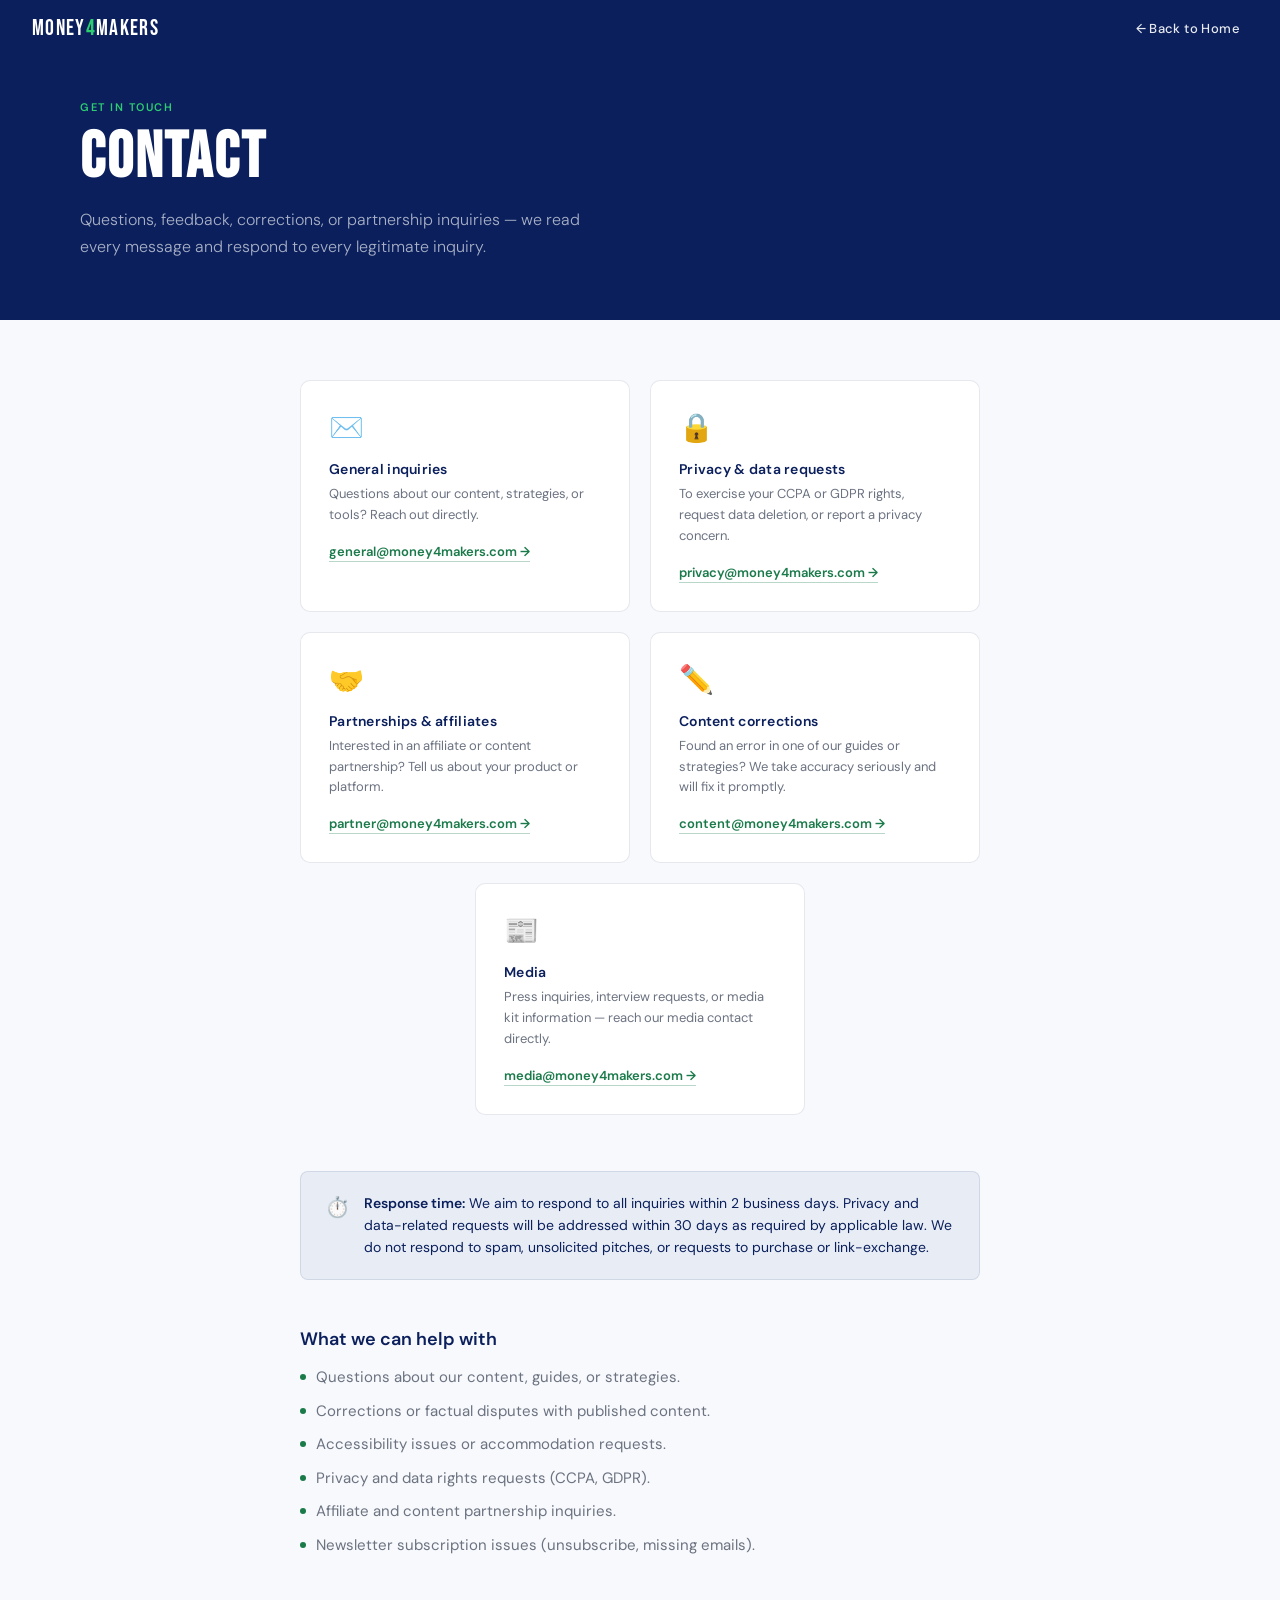
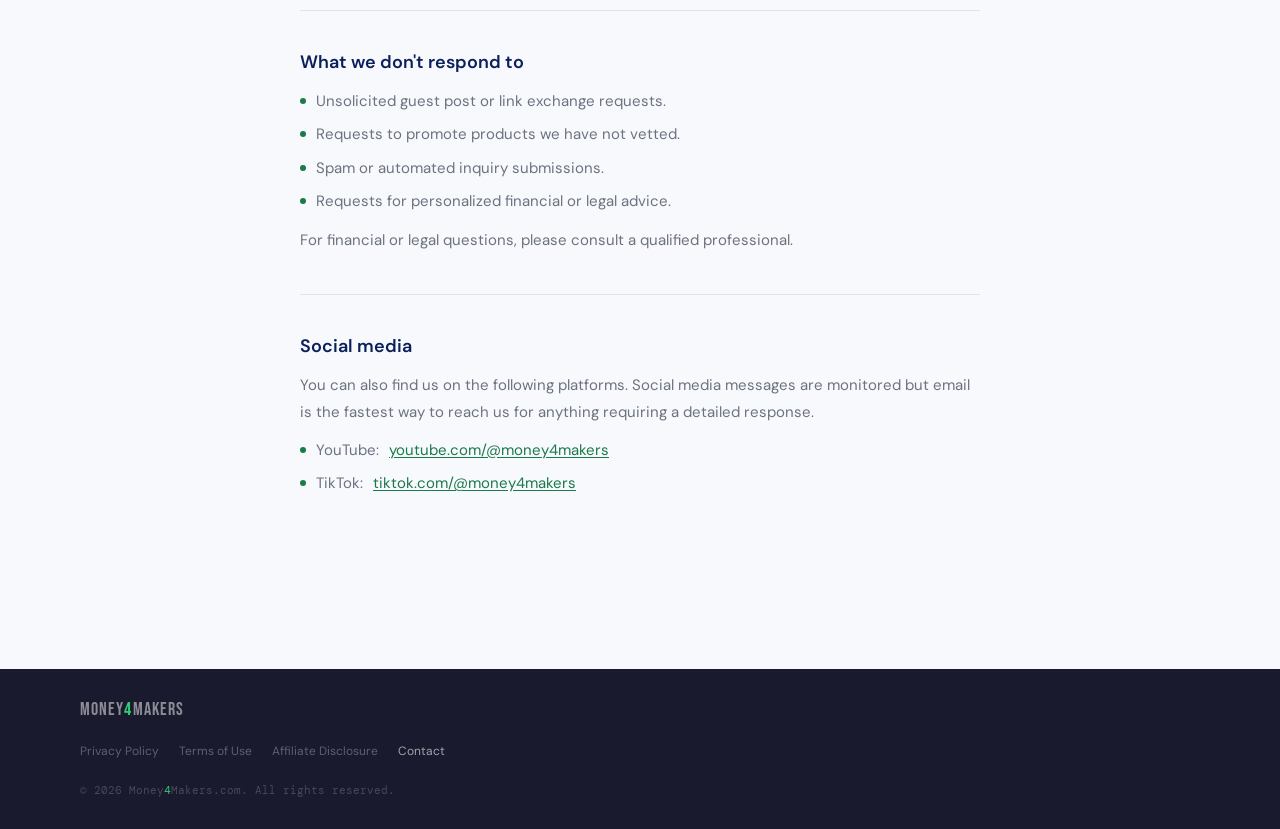
<file: contact.html>
<!DOCTYPE html>
<html lang="en">
<head>
<meta charset="UTF-8">
<meta name="viewport" content="width=device-width, initial-scale=1.0">
<title>Contact — Money4Makers.com</title>
<meta name="description" content="Contact Money4Makers.com — get in touch with questions, feedback, or partnership inquiries.">
<link rel="preconnect" href="https://fonts.googleapis.com">
<link rel="preconnect" href="https://fonts.gstatic.com" crossorigin>
<link href="https://fonts.googleapis.com/css2?family=Bebas+Neue&family=DM+Sans:ital,wght@0,300;0,400;0,500;0,600;1,300&family=DM+Mono:wght@400;500&display=swap" rel="stylesheet">
<style>
  *, *::before, *::after { box-sizing: border-box; margin: 0; padding: 0; }

  :root {
    --navy: #0A1F5C;
    --navy-mid: #1A3A8F;
    --navy-light: #E8EDF5;
    --green: #1A7A4A;
    --green-bright: #2ECC71;
    --green-pale: #F0FFF4;
    --red: #D42B2B;
    --white: #F8F9FC;
    --ink: #1A1A2E;
    --muted: #6B7280;
    --border: rgba(10,31,92,0.1);
  }

  html { scroll-behavior: smooth; }

  body {
    font-family: 'DM Sans', sans-serif;
    background: var(--white);
    color: var(--ink);
    overflow-x: hidden;
  }

  .skip-link {
    position: absolute;
    top: -100px;
    left: 16px;
    background: var(--green);
    color: #fff;
    padding: 10px 20px;
    font-size: 14px;
    font-weight: 600;
    text-decoration: none;
    z-index: 9999;
    border-radius: 0 0 6px 6px;
  }
  .skip-link:focus { top: 0; outline: 3px solid var(--green-bright); outline-offset: 2px; }

  a:focus-visible, button:focus-visible {
    outline: 3px solid var(--green-bright);
    outline-offset: 3px;
    border-radius: 2px;
  }

  nav[aria-label="Site navigation"] {
    position: fixed;
    top: 0; left: 0; right: 0;
    z-index: 201;
    background: var(--navy);
    padding: 0 2rem;
    height: 56px;
    display: flex;
    align-items: center;
    justify-content: space-between;
  }

  .nav-logo {
    font-family: 'Bebas Neue', sans-serif;
    font-size: 22px;
    letter-spacing: 0.06em;
    color: #fff;
    text-decoration: none;
  }
  .nav-logo span { color: var(--green-bright); }

  .nav-back {
    color: rgba(255,255,255,0.9);
    text-decoration: none;
    font-size: 13px;
    font-weight: 500;
    letter-spacing: 0.03em;
    transition: color 0.2s;
    display: flex;
    align-items: center;
    gap: 6px;
    min-height: 44px;
    padding: 0 8px;
  }
  .nav-back:hover { color: #fff; }

  .page-header {
    background: var(--navy);
    padding: 100px 80px 60px;
  }

  .page-label {
    font-size: 11px;
    font-weight: 600;
    letter-spacing: 0.14em;
    text-transform: uppercase;
    color: var(--green-bright);
    margin-bottom: 12px;
  }

  .page-title {
    font-family: 'Bebas Neue', sans-serif;
    font-size: clamp(42px, 5vw, 64px);
    letter-spacing: 0.03em;
    color: #fff;
    line-height: 1;
    margin-bottom: 16px;
  }

  .page-sub {
    font-size: 16px;
    color: rgba(255,255,255,0.65);
    line-height: 1.7;
    font-weight: 300;
    max-width: 520px;
  }

  .content {
    max-width: 760px;
    margin: 0 auto;
    padding: 60px 40px 80px;
  }

  /* Contact cards grid — 5 cards, 2 columns, last card centered */
  .contact-grid {
    display: grid;
    grid-template-columns: repeat(2, 1fr);
    gap: 20px;
    margin-bottom: 56px;
  }

  .contact-card:last-child {
    grid-column: 1 / -1;
    max-width: calc(50% - 10px);
    margin: 0 auto;
  }

  .contact-card {
    background: #fff;
    border: 1px solid var(--border);
    border-radius: 10px;
    padding: 28px;
    transition: box-shadow 0.2s, transform 0.2s;
  }
  .contact-card:hover { box-shadow: 0 6px 28px rgba(10,31,92,0.08); transform: translateY(-2px); }

  .contact-card-icon {
    font-size: 28px;
    margin-bottom: 14px;
    display: block;
  }

  .contact-card-title {
    font-size: 14px;
    font-weight: 600;
    color: var(--navy);
    margin-bottom: 6px;
    letter-spacing: 0.02em;
  }

  .contact-card-desc {
    font-size: 13px;
    color: var(--muted);
    line-height: 1.6;
    margin-bottom: 14px;
  }

  .contact-card-link {
    display: inline-flex;
    align-items: center;
    gap: 6px;
    font-size: 13px;
    font-weight: 600;
    color: var(--green);
    text-decoration: none;
    border-bottom: 1px solid rgba(26,122,74,0.3);
    padding-bottom: 1px;
    transition: border-color 0.2s, color 0.2s;
  }
  .contact-card-link:hover { color: var(--navy); border-color: var(--navy); }

  /* Response time notice */
  .response-notice {
    background: var(--navy-light);
    border: 1px solid var(--border);
    border-radius: 8px;
    padding: 20px 24px;
    margin-bottom: 48px;
    display: flex;
    align-items: flex-start;
    gap: 14px;
  }
  .response-notice-icon { font-size: 20px; flex-shrink: 0; margin-top: 2px; }
  .response-notice-text { font-size: 14px; color: var(--navy); line-height: 1.6; }
  .response-notice-text strong { font-weight: 600; }

  .section-block {
    margin-bottom: 40px;
    padding-bottom: 40px;
    border-bottom: 1px solid var(--border);
  }

  .section-block:last-child { border-bottom: none; }

  .section-block h2 {
    font-size: 18px;
    font-weight: 600;
    color: var(--navy);
    margin-bottom: 14px;
    line-height: 1.3;
  }

  .section-block p {
    font-size: 15px;
    color: var(--muted);
    line-height: 1.8;
    margin-bottom: 12px;
  }

  .section-block p:last-child { margin-bottom: 0; }

  .section-block ul {
    list-style: none;
    display: flex;
    flex-direction: column;
    gap: 8px;
    margin: 12px 0;
  }

  .section-block ul li {
    display: flex;
    align-items: flex-start;
    gap: 10px;
    font-size: 15px;
    color: var(--muted);
    line-height: 1.7;
  }

  .section-block ul li::before {
    content: '';
    width: 6px;
    height: 6px;
    background: var(--green);
    border-radius: 50%;
    flex-shrink: 0;
    margin-top: 9px;
  }

  .section-block a {
    color: var(--green);
    text-decoration: underline;
    text-underline-offset: 2px;
  }

  footer {
    background: var(--ink);
    padding: 32px 80px;
  }

  .footer-left {
    display: flex;
    flex-direction: column;
    align-items: flex-start;
    gap: 10px;
  }

  .footer-logo {
    font-family: 'Bebas Neue', sans-serif;
    font-size: 18px;
    letter-spacing: 0.06em;
    color: rgba(255,255,255,0.5);
    text-decoration: none;
    line-height: 1;
  }
  .footer-logo span { color: var(--green-bright); }

  .footer-links {
    display: flex;
    gap: 20px;
    list-style: none;
    flex-wrap: wrap;
  }

  .footer-links a {
    font-size: 12px;
    color: rgba(255,255,255,0.3);
    text-decoration: none;
    transition: color 0.2s;
    min-height: 44px;
    display: inline-flex;
    align-items: center;
  }
  .footer-links a:hover { color: rgba(255,255,255,0.6); }
  .footer-links a[aria-current="page"] { color: rgba(255,255,255,0.6); }

  .footer-copy {
    font-size: 11px;
    color: rgba(255,255,255,0.2);
    font-family: 'DM Mono', monospace;
  }

  @media (prefers-reduced-motion: reduce) {
    *, *::before, *::after { animation-duration: 0.01ms !important; transition-duration: 0.01ms !important; scroll-behavior: auto !important; }
  }

  @media (min-width: 768px) and (max-width: 1024px) {
    nav[aria-label="Site navigation"] { padding: 0 1.5rem; }
    .page-header { padding: 88px 48px 48px; }
    .content { padding: 48px 32px 64px; }
    footer { padding: 28px 48px; }
    .footer-links { gap: 14px; }
  }

  @media (min-width: 481px) and (max-width: 767px) {
    nav[aria-label="Site navigation"] { padding: 0 1.5rem; }
    .nav-back { font-size: 12px; }
    .page-header { padding: 80px 24px 40px; }
    .page-title { font-size: clamp(36px, 8vw, 52px); }
    .page-sub { font-size: 14px; }
    .content { padding: 36px 24px 56px; }
    .contact-grid { grid-template-columns: 1fr; gap: 14px; }
    .contact-card:last-child { grid-column: auto; max-width: 100%; margin: 0; }
    .contact-card { padding: 22px; }
    .section-block { margin-bottom: 32px; padding-bottom: 32px; }
    .section-block h2 { font-size: 16px; }
    .section-block p, .section-block ul li { font-size: 14px; }
    footer { padding: 24px; }
    .footer-links { gap: 10px; }
    .footer-links a { font-size: 11px; min-height: 40px; }
  }

  @media (max-width: 480px) {
    nav[aria-label="Site navigation"] { padding: 0 1rem; }
    .nav-logo { font-size: 19px; }
    .nav-back { font-size: 12px; gap: 4px; }
    .page-header { padding: 76px 20px 36px; }
    .page-label { font-size: 10px; }
    .page-title { font-size: clamp(32px, 9vw, 44px); }
    .page-sub { font-size: 14px; }
    .content { padding: 28px 20px 48px; }
    .contact-grid { grid-template-columns: 1fr; gap: 12px; margin-bottom: 36px; }
    .contact-card:last-child { grid-column: auto; max-width: 100%; margin: 0; }
    .contact-card { padding: 20px; }
    .response-notice { padding: 16px 18px; gap: 10px; }
    .response-notice-text { font-size: 13px; }
    .section-block { margin-bottom: 28px; padding-bottom: 28px; }
    .section-block h2 { font-size: 15px; margin-bottom: 10px; }
    .section-block p, .section-block ul li { font-size: 14px; line-height: 1.7; }
    footer { padding: 20px; }
    .footer-links { gap: 8px; }
    .footer-links a { font-size: 11px; min-height: 40px; }
    .footer-copy { font-size: 10px; }
  }
</style>
</head>
<body>

<a href="#main-content" class="skip-link">Skip to main content</a>

<nav aria-label="Site navigation">
  <a href="index.html" class="nav-logo" aria-label="Money4Makers.com — return to homepage">Money<span>4</span>Makers</a>
  <a href="index.html" class="nav-back" aria-label="Back to homepage">← Back to Home</a>
</nav>

<header class="page-header">
  <p class="page-label" aria-hidden="true">Get in touch</p>
  <h1 class="page-title">Contact</h1>
  <p class="page-sub">Questions, feedback, corrections, or partnership inquiries — we read every message and respond to every legitimate inquiry.</p>
</header>

<main id="main-content" class="content">

  <div class="contact-grid">
    <div class="contact-card">
      <span class="contact-card-icon">✉️</span>
      <div class="contact-card-title">General inquiries</div>
      <p class="contact-card-desc">Questions about our content, strategies, or tools? Reach out directly.</p>
      <a href="mailto:general@money4makers.com" class="contact-card-link">general@money4makers.com →</a>
    </div>
    <div class="contact-card">
      <span class="contact-card-icon">🔒</span>
      <div class="contact-card-title">Privacy &amp; data requests</div>
      <p class="contact-card-desc">To exercise your CCPA or GDPR rights, request data deletion, or report a privacy concern.</p>
      <a href="mailto:privacy@money4makers.com" class="contact-card-link">privacy@money4makers.com →</a>
    </div>
    <div class="contact-card">
      <span class="contact-card-icon">🤝</span>
      <div class="contact-card-title">Partnerships &amp; affiliates</div>
      <p class="contact-card-desc">Interested in an affiliate or content partnership? Tell us about your product or platform.</p>
      <a href="mailto:partner@money4makers.com" class="contact-card-link">partner@money4makers.com →</a>
    </div>
    <div class="contact-card">
      <span class="contact-card-icon">✏️</span>
      <div class="contact-card-title">Content corrections</div>
      <p class="contact-card-desc">Found an error in one of our guides or strategies? We take accuracy seriously and will fix it promptly.</p>
      <a href="mailto:content@money4makers.com" class="contact-card-link">content@money4makers.com →</a>
    </div>
    <div class="contact-card">
      <span class="contact-card-icon">📰</span>
      <div class="contact-card-title">Media</div>
      <p class="contact-card-desc">Press inquiries, interview requests, or media kit information — reach our media contact directly.</p>
      <a href="mailto:media@money4makers.com" class="contact-card-link">media@money4makers.com →</a>
    </div>
  </div>

  <div class="response-notice" role="note">
    <span class="response-notice-icon">⏱️</span>
    <p class="response-notice-text"><strong>Response time:</strong> We aim to respond to all inquiries within 2 business days. Privacy and data-related requests will be addressed within 30 days as required by applicable law. We do not respond to spam, unsolicited pitches, or requests to purchase or link-exchange.</p>
  </div>

  <div class="section-block">
    <h2>What we can help with</h2>
    <ul>
      <li>Questions about our content, guides, or strategies.</li>
      <li>Corrections or factual disputes with published content.</li>
      <li>Accessibility issues or accommodation requests.</li>
      <li>Privacy and data rights requests (CCPA, GDPR).</li>
      <li>Affiliate and content partnership inquiries.</li>
      <li>Newsletter subscription issues (unsubscribe, missing emails).</li>
    </ul>
  </div>

  <div class="section-block">
    <h2>What we don't respond to</h2>
    <ul>
      <li>Unsolicited guest post or link exchange requests.</li>
      <li>Requests to promote products we have not vetted.</li>
      <li>Spam or automated inquiry submissions.</li>
      <li>Requests for personalized financial or legal advice.</li>
    </ul>
    <p>For financial or legal questions, please consult a qualified professional.</p>
  </div>

  <div class="section-block">
    <h2>Social media</h2>
    <p>You can also find us on the following platforms. Social media messages are monitored but email is the fastest way to reach us for anything requiring a detailed response.</p>
    <ul>
      <li>YouTube: <a href="https://youtube.com/@money4makers" target="_blank" rel="noopener noreferrer">youtube.com/@money4makers</a></li>
      <li>TikTok: <a href="https://tiktok.com/@money4makers" target="_blank" rel="noopener noreferrer">tiktok.com/@money4makers</a></li>
    </ul>
  </div>

</main>

<footer>
  <div class="footer-left">
    <a href="index.html" class="footer-logo" aria-label="Money4Makers.com homepage">Money<span>4</span>Makers</a>
    <nav aria-label="Footer navigation">
      <ul class="footer-links">
        <li><a href="privacy-policy.html">Privacy Policy</a></li>
        <li><a href="terms-of-use.html">Terms of Use</a></li>
        <li><a href="affiliate-disclosure.html">Affiliate Disclosure</a></li>
        <li><a href="contact.html" aria-current="page">Contact</a></li>
      </ul>
    </nav>
    <span class="footer-copy">© 2026 Money<span style="color:var(--green-bright)">4</span>Makers.com. All rights reserved.</span>
  </div>
</footer>

</body>
</html>
</file>
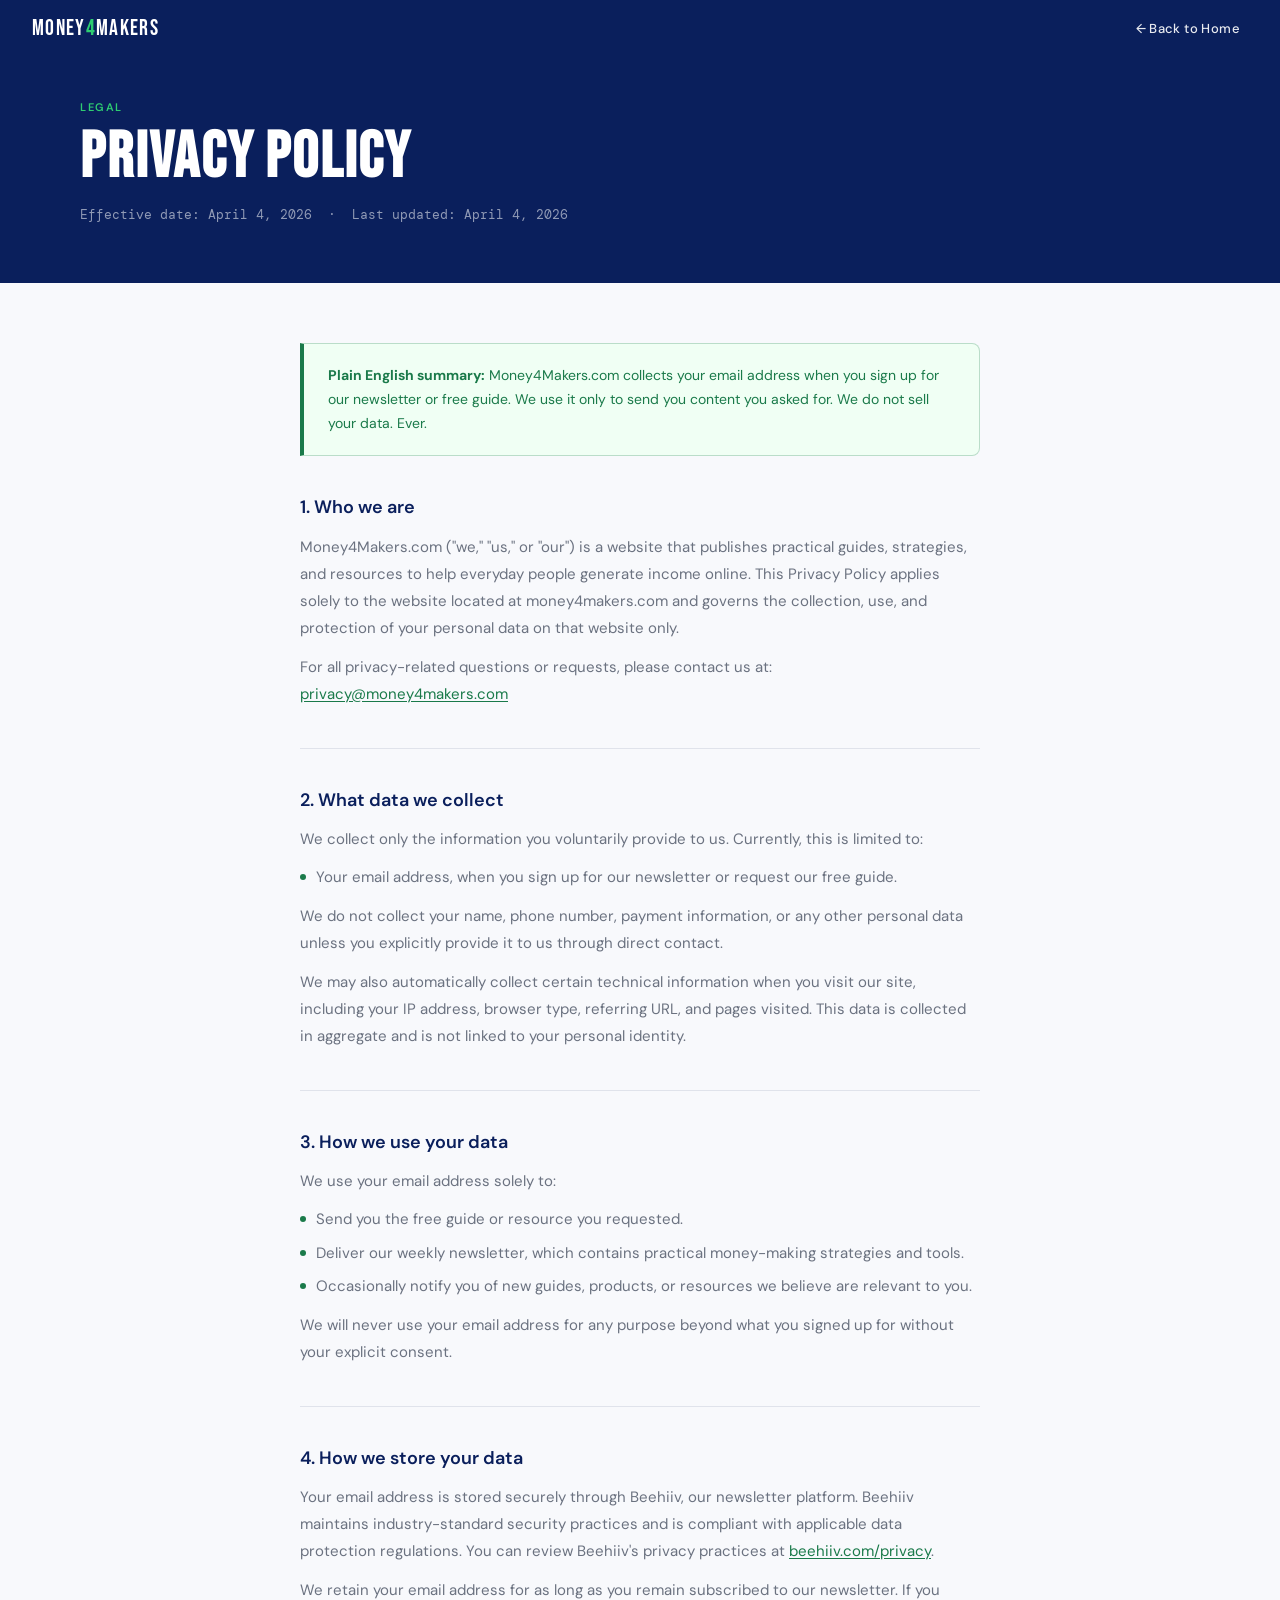
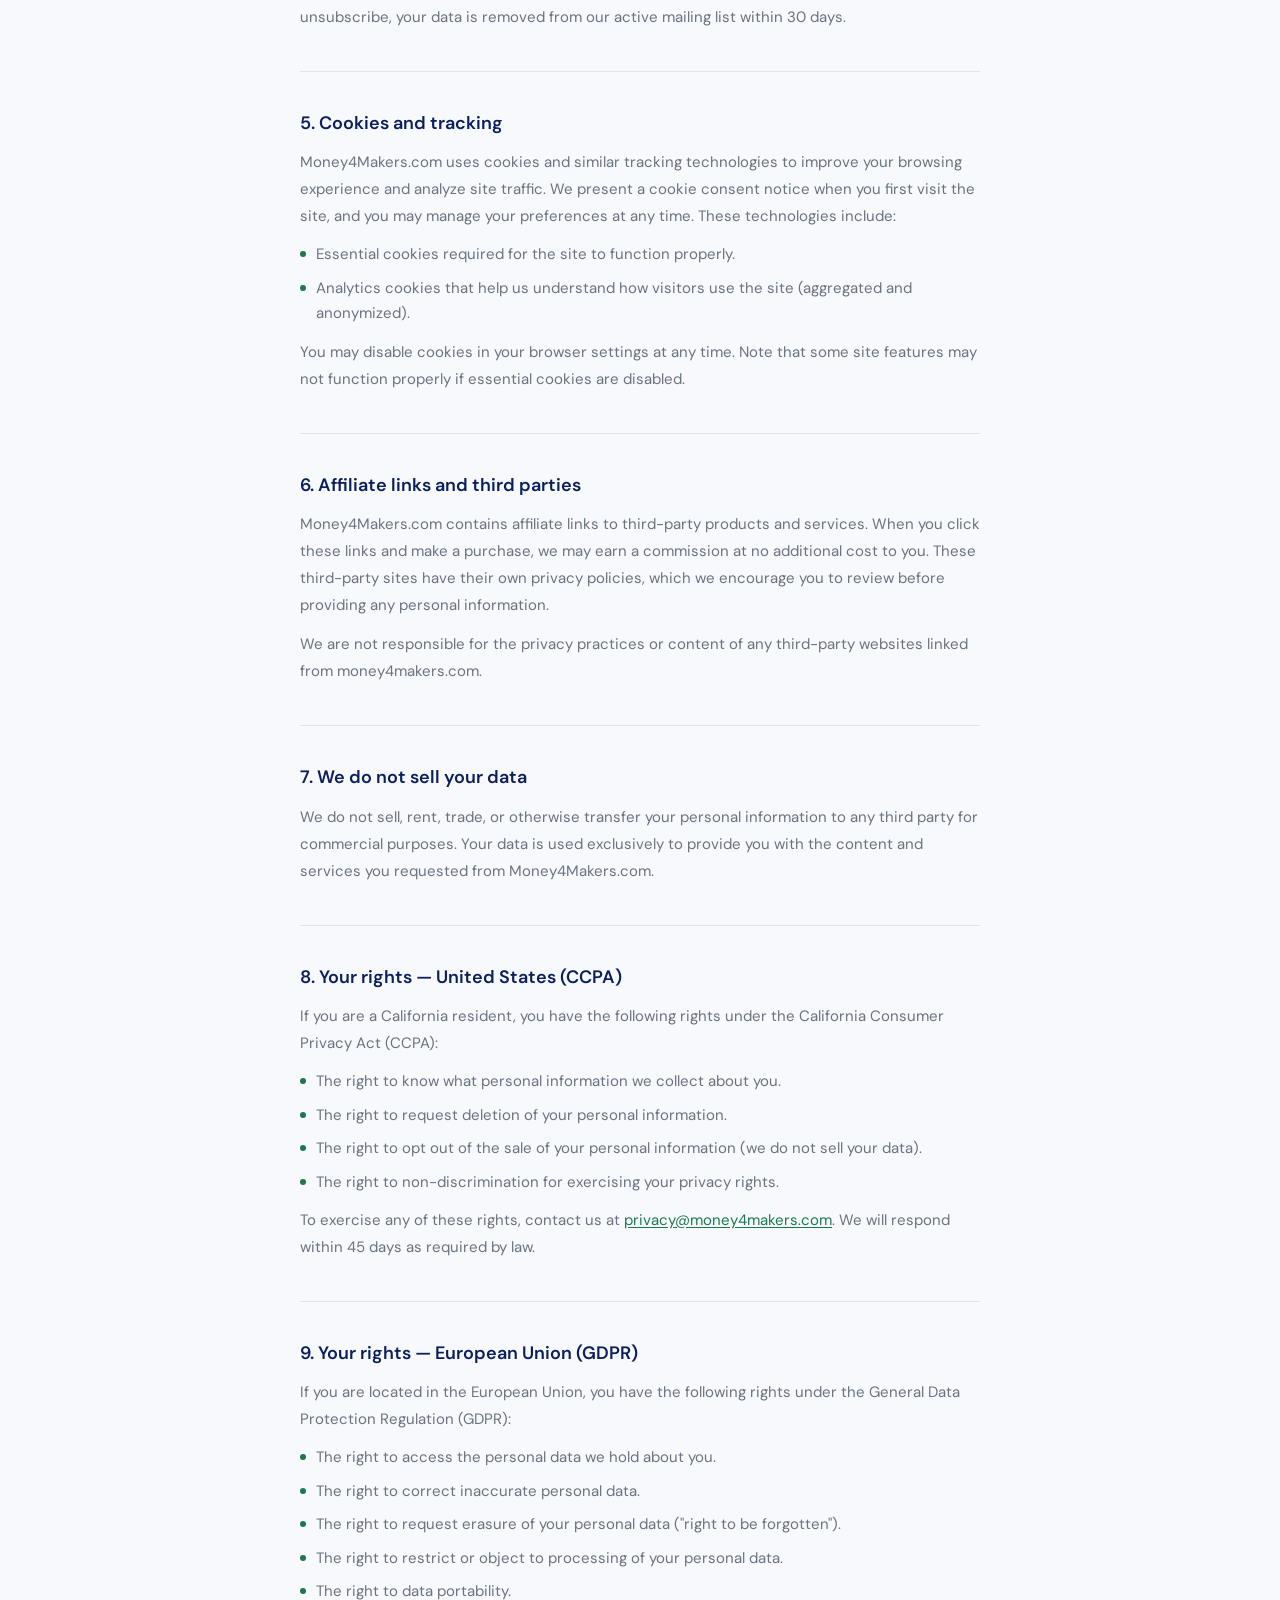
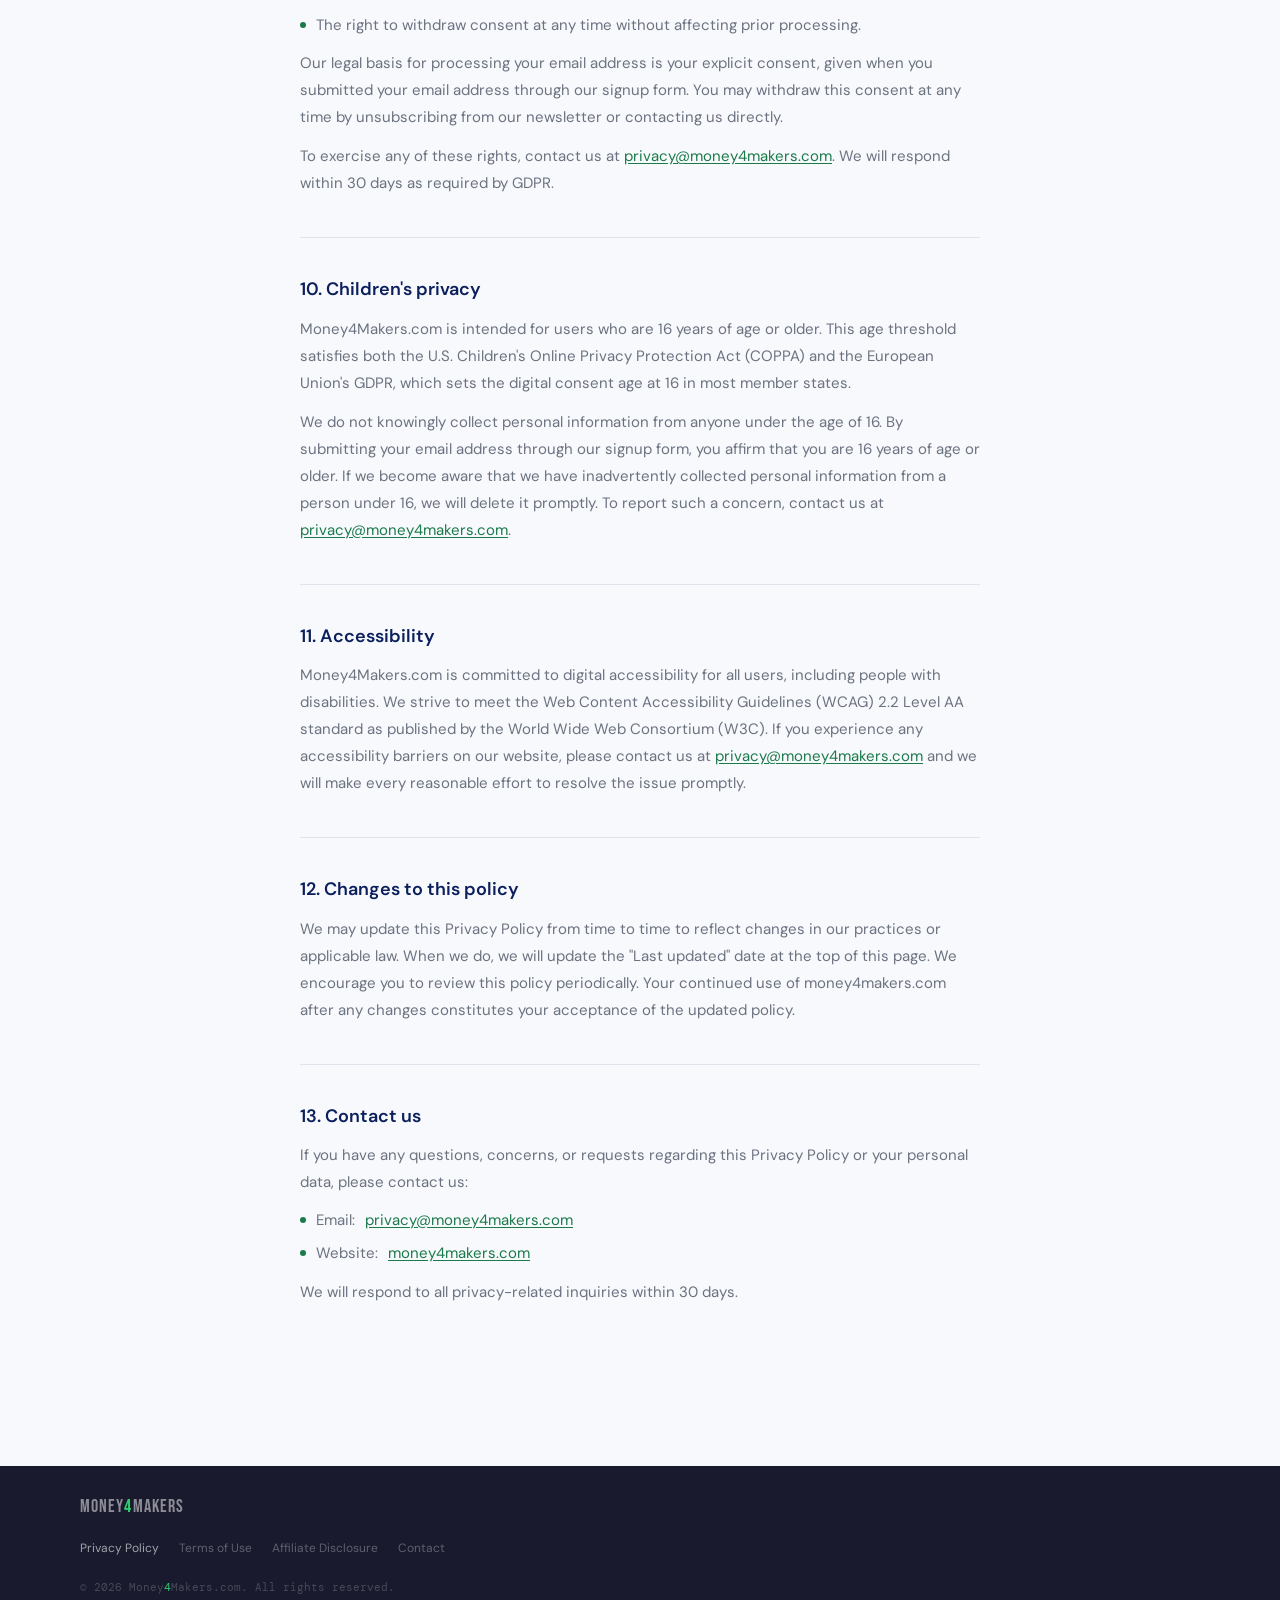
<file: privacy-policy.html>
<!DOCTYPE html>
<html lang="en">
<head>
<meta charset="UTF-8">
<meta name="viewport" content="width=device-width, initial-scale=1.0">
<title>Privacy Policy — Money4Makers.com</title>
<meta name="description" content="Privacy Policy for Money4Makers.com — how we collect, use, and protect your personal data.">
<link rel="preconnect" href="https://fonts.googleapis.com">
<link rel="preconnect" href="https://fonts.gstatic.com" crossorigin>
<link href="https://fonts.googleapis.com/css2?family=Bebas+Neue&family=DM+Sans:ital,wght@0,300;0,400;0,500;0,600;1,300&family=DM+Mono:wght@400;500&display=swap" rel="stylesheet">
<style>
  *, *::before, *::after { box-sizing: border-box; margin: 0; padding: 0; }

  :root {
    --navy: #0A1F5C;
    --navy-mid: #1A3A8F;
    --navy-light: #E8EDF5;
    --green: #1A7A4A;
    --green-bright: #2ECC71;
    --green-pale: #F0FFF4;
    --red: #D42B2B;
    --white: #F8F9FC;
    --ink: #1A1A2E;
    --muted: #6B7280;
    --border: rgba(10,31,92,0.1);
  }

  html { scroll-behavior: smooth; }

  body {
    font-family: 'DM Sans', sans-serif;
    background: var(--white);
    color: var(--ink);
    overflow-x: hidden;
  }

  /* ── WCAG 2.2: Skip Navigation ── */
  .skip-link {
    position: absolute;
    top: -100px;
    left: 16px;
    background: var(--green);
    color: #fff;
    padding: 10px 20px;
    font-size: 14px;
    font-weight: 600;
    text-decoration: none;
    z-index: 9999;
    border-radius: 0 0 6px 6px;
  }
  .skip-link:focus { top: 0; outline: 3px solid var(--green-bright); outline-offset: 2px; }

  /* ── WCAG 2.2: Global focus styles ── */
  a:focus-visible,
  button:focus-visible {
    outline: 3px solid var(--green-bright);
    outline-offset: 3px;
    border-radius: 2px;
  }

  /* ── NAV — legal page: logo + back link only ── */
  nav[aria-label="Site navigation"] {
    position: fixed;
    top: 0; left: 0; right: 0;
    z-index: 201;
    background: var(--navy);
    padding: 0 2rem;
    height: 56px;
    display: flex;
    align-items: center;
    justify-content: space-between;
  }

  .nav-logo {
    font-family: 'Bebas Neue', sans-serif;
    font-size: 22px;
    letter-spacing: 0.06em;
    color: #fff;
    text-decoration: none;
  }
  .nav-logo span { color: var(--green-bright); }

  /* Updated to rgba(255,255,255,0.9) to match index.html nav link contrast */
  .nav-back {
    color: rgba(255,255,255,0.9);
    text-decoration: none;
    font-size: 13px;
    font-weight: 500;
    letter-spacing: 0.03em;
    transition: color 0.2s;
    display: flex;
    align-items: center;
    gap: 6px;
    min-height: 44px;
    padding: 0 8px;
  }
  .nav-back:hover { color: #fff; }

  /* ── PAGE HEADER ── */
  .page-header {
    background: var(--navy);
    padding: 100px 80px 60px;
  }

  .page-label {
    font-size: 11px;
    font-weight: 600;
    letter-spacing: 0.14em;
    text-transform: uppercase;
    color: var(--green-bright);
    margin-bottom: 12px;
  }

  .page-title {
    font-family: 'Bebas Neue', sans-serif;
    font-size: clamp(42px, 5vw, 64px);
    letter-spacing: 0.03em;
    color: #fff;
    line-height: 1;
    margin-bottom: 16px;
  }

  .page-meta {
    font-size: 13px;
    color: rgba(255,255,255,0.55);
    font-family: 'DM Mono', monospace;
  }

  /* ── CONTENT ── */
  .content {
    max-width: 760px;
    margin: 0 auto;
    padding: 60px 40px 80px;
  }

  .highlight-box {
    background: var(--green-pale);
    border: 1px solid rgba(26,122,74,0.25);
    border-left: 4px solid var(--green);
    border-radius: 0 8px 8px 0;
    padding: 20px 24px;
    margin-bottom: 40px;
  }

  .highlight-box p {
    font-size: 14px;
    color: var(--green);
    line-height: 1.7;
    margin: 0;
  }

  .section-block {
    margin-bottom: 40px;
    padding-bottom: 40px;
    border-bottom: 1px solid var(--border);
  }

  .section-block:last-child { border-bottom: none; }

  .section-block h2 {
    font-size: 18px;
    font-weight: 600;
    color: var(--navy);
    margin-bottom: 14px;
    line-height: 1.3;
  }

  .section-block p {
    font-size: 15px;
    color: var(--muted);
    line-height: 1.8;
    margin-bottom: 12px;
  }

  .section-block p:last-child { margin-bottom: 0; }

  .section-block ul {
    list-style: none;
    display: flex;
    flex-direction: column;
    gap: 8px;
    margin: 12px 0;
  }

  .section-block ul li {
    display: flex;
    align-items: flex-start;
    gap: 10px;
    font-size: 15px;
    color: var(--muted);
    line-height: 1.7;
  }

  .section-block ul li::before {
    content: '';
    width: 6px;
    height: 6px;
    background: var(--green);
    border-radius: 50%;
    flex-shrink: 0;
    margin-top: 9px;
  }

  .section-block a {
    color: var(--green);
    text-decoration: underline;
    text-underline-offset: 2px;
  }

  /* ── FOOTER — legal page: no social icons column ── */
  footer {
    background: var(--ink);
    padding: 32px 80px;
  }

  .footer-left {
    display: flex;
    flex-direction: column;
    align-items: flex-start;
    gap: 10px;
  }

  .footer-logo {
    font-family: 'Bebas Neue', sans-serif;
    font-size: 18px;
    letter-spacing: 0.06em;
    color: rgba(255,255,255,0.5);
    text-decoration: none;
    line-height: 1;
  }
  .footer-logo span { color: var(--green-bright); }

  .footer-links {
    display: flex;
    gap: 20px;
    list-style: none;
    flex-wrap: wrap;
  }

  .footer-links a {
    font-size: 12px;
    color: rgba(255,255,255,0.3);
    text-decoration: none;
    transition: color 0.2s;
    min-height: 44px;
    display: inline-flex;
    align-items: center;
  }
  .footer-links a:hover { color: rgba(255,255,255,0.6); }
  .footer-links a[aria-current="page"] { color: rgba(255,255,255,0.6); }

  .footer-copy {
    font-size: 11px;
    color: rgba(255,255,255,0.2);
    font-family: 'DM Mono', monospace;
  }

  /* ── WCAG: Reduced motion ── */
  @media (prefers-reduced-motion: reduce) {
    *, *::before, *::after { animation-duration: 0.01ms !important; transition-duration: 0.01ms !important; scroll-behavior: auto !important; }
  }

  /* ═══════════════════════════════════════════════════
     RESPONSIVE — matches index.html breakpoints
     Tablet: 768–1024px | Mobile landscape: 481–767px
     Mobile portrait: 320–480px
  ═══════════════════════════════════════════════════ */

  /* ── Tablet: 768px–1024px ── */
  @media (min-width: 768px) and (max-width: 1024px) {
    .page-header { padding: 88px 48px 48px; }
    .content { padding: 48px 32px 64px; }
    footer { padding: 28px 48px; }
    .footer-links { gap: 14px; }
  }

  /* ── Mobile landscape: 481px–767px ── */
  @media (min-width: 481px) and (max-width: 767px) {
    nav[aria-label="Site navigation"] { padding: 0 1.5rem; }
    .nav-back { font-size: 12px; }
    .page-header { padding: 80px 24px 40px; }
    .page-title { font-size: clamp(36px, 8vw, 52px); }
    .content { padding: 36px 24px 56px; }
    .highlight-box { padding: 16px 18px; }
    .section-block { margin-bottom: 32px; padding-bottom: 32px; }
    .section-block h2 { font-size: 16px; }
    .section-block p,
    .section-block ul li { font-size: 14px; }
    footer { padding: 24px; }
    .footer-links { gap: 10px; }
    .footer-links a { font-size: 11px; min-height: 40px; }
  }

  /* ── Mobile portrait: 320px–480px ── */
  @media (max-width: 480px) {
    nav[aria-label="Site navigation"] { padding: 0 1rem; }
    .nav-logo { font-size: 19px; }
    .nav-back { font-size: 12px; gap: 4px; }
    .page-header { padding: 76px 20px 36px; }
    .page-label { font-size: 10px; }
    .page-title { font-size: clamp(32px, 9vw, 44px); }
    .page-meta { font-size: 11px; }
    .content { padding: 28px 20px 48px; }
    .highlight-box { padding: 14px 16px; margin-bottom: 28px; }
    .highlight-box p { font-size: 13px; }
    .section-block { margin-bottom: 28px; padding-bottom: 28px; }
    .section-block h2 { font-size: 15px; margin-bottom: 10px; }
    .section-block p,
    .section-block ul li { font-size: 14px; line-height: 1.7; }
    footer { padding: 20px; }
    .footer-links { gap: 8px; }
    .footer-links a { font-size: 11px; min-height: 40px; }
    .footer-copy { font-size: 10px; }
  }

</style>
</head>
<body>

<a href="#main-content" class="skip-link">Skip to main content</a>

<nav aria-label="Site navigation">
  <a href="index.html" class="nav-logo" aria-label="Money4Makers.com — return to homepage">Money<span>4</span>Makers</a>
  <a href="index.html" class="nav-back" aria-label="Back to homepage">← Back to Home</a>
</nav>

<header class="page-header">
  <p class="page-label" aria-hidden="true">Legal</p>
  <h1 class="page-title">Privacy Policy</h1>
  <p class="page-meta">
    <time datetime="2026-04-04">Effective date: April 4, 2026</time>
    &nbsp;·&nbsp;
    <time datetime="2026-04-04">Last updated: April 4, 2026</time>
  </p>
</header>

<main id="main-content" class="content">

  <div class="highlight-box" role="note" aria-label="Plain English summary">
    <p><strong>Plain English summary:</strong> Money4Makers.com collects your email address when you sign up for our newsletter or free guide. We use it only to send you content you asked for. We do not sell your data. Ever.</p>
  </div>

  <div class="section-block">
    <h2>1. Who we are</h2>
    <p>Money4Makers.com ("we," "us," or "our") is a website that publishes practical guides, strategies, and resources to help everyday people generate income online. This Privacy Policy applies solely to the website located at money4makers.com and governs the collection, use, and protection of your personal data on that website only.</p>
    <p>For all privacy-related questions or requests, please contact us at: <a href="mailto:privacy@money4makers.com">privacy@money4makers.com</a></p>
  </div>

  <div class="section-block">
    <h2>2. What data we collect</h2>
    <p>We collect only the information you voluntarily provide to us. Currently, this is limited to:</p>
    <ul>
      <li>Your email address, when you sign up for our newsletter or request our free guide.</li>
    </ul>
    <p>We do not collect your name, phone number, payment information, or any other personal data unless you explicitly provide it to us through direct contact.</p>
    <p>We may also automatically collect certain technical information when you visit our site, including your IP address, browser type, referring URL, and pages visited. This data is collected in aggregate and is not linked to your personal identity.</p>
  </div>

  <div class="section-block">
    <h2>3. How we use your data</h2>
    <p>We use your email address solely to:</p>
    <ul>
      <li>Send you the free guide or resource you requested.</li>
      <li>Deliver our weekly newsletter, which contains practical money-making strategies and tools.</li>
      <li>Occasionally notify you of new guides, products, or resources we believe are relevant to you.</li>
    </ul>
    <p>We will never use your email address for any purpose beyond what you signed up for without your explicit consent.</p>
  </div>

  <div class="section-block">
    <h2>4. How we store your data</h2>
    <p>Your email address is stored securely through Beehiiv, our newsletter platform. Beehiiv maintains industry-standard security practices and is compliant with applicable data protection regulations. You can review Beehiiv's privacy practices at <a href="https://www.beehiiv.com/privacy" target="_blank" rel="noopener noreferrer">beehiiv.com/privacy</a>.</p>
    <p>We retain your email address for as long as you remain subscribed to our newsletter. If you unsubscribe, your data is removed from our active mailing list within 30 days.</p>
  </div>

  <div class="section-block">
    <h2>5. Cookies and tracking</h2>
    <p>Money4Makers.com uses cookies and similar tracking technologies to improve your browsing experience and analyze site traffic. We present a cookie consent notice when you first visit the site, and you may manage your preferences at any time. These technologies include:</p>
    <ul>
      <li>Essential cookies required for the site to function properly.</li>
      <li>Analytics cookies that help us understand how visitors use the site (aggregated and anonymized).</li>
    </ul>
    <p>You may disable cookies in your browser settings at any time. Note that some site features may not function properly if essential cookies are disabled.</p>
  </div>

  <div class="section-block">
    <h2>6. Affiliate links and third parties</h2>
    <p>Money4Makers.com contains affiliate links to third-party products and services. When you click these links and make a purchase, we may earn a commission at no additional cost to you. These third-party sites have their own privacy policies, which we encourage you to review before providing any personal information.</p>
    <p>We are not responsible for the privacy practices or content of any third-party websites linked from money4makers.com.</p>
  </div>

  <div class="section-block">
    <h2>7. We do not sell your data</h2>
    <p>We do not sell, rent, trade, or otherwise transfer your personal information to any third party for commercial purposes. Your data is used exclusively to provide you with the content and services you requested from Money4Makers.com.</p>
  </div>

  <div class="section-block">
    <h2>8. Your rights — United States (CCPA)</h2>
    <p>If you are a California resident, you have the following rights under the California Consumer Privacy Act (CCPA):</p>
    <ul>
      <li>The right to know what personal information we collect about you.</li>
      <li>The right to request deletion of your personal information.</li>
      <li>The right to opt out of the sale of your personal information (we do not sell your data).</li>
      <li>The right to non-discrimination for exercising your privacy rights.</li>
    </ul>
    <p>To exercise any of these rights, contact us at <a href="mailto:privacy@money4makers.com">privacy@money4makers.com</a>. We will respond within 45 days as required by law.</p>
  </div>

  <div class="section-block">
    <h2>9. Your rights — European Union (GDPR)</h2>
    <p>If you are located in the European Union, you have the following rights under the General Data Protection Regulation (GDPR):</p>
    <ul>
      <li>The right to access the personal data we hold about you.</li>
      <li>The right to correct inaccurate personal data.</li>
      <li>The right to request erasure of your personal data ("right to be forgotten").</li>
      <li>The right to restrict or object to processing of your personal data.</li>
      <li>The right to data portability.</li>
      <li>The right to withdraw consent at any time without affecting prior processing.</li>
    </ul>
    <p>Our legal basis for processing your email address is your explicit consent, given when you submitted your email address through our signup form. You may withdraw this consent at any time by unsubscribing from our newsletter or contacting us directly.</p>
    <p>To exercise any of these rights, contact us at <a href="mailto:privacy@money4makers.com">privacy@money4makers.com</a>. We will respond within 30 days as required by GDPR.</p>
  </div>

  <div class="section-block">
    <h2>10. Children's privacy</h2>
    <p>Money4Makers.com is intended for users who are 16 years of age or older. This age threshold satisfies both the U.S. Children's Online Privacy Protection Act (COPPA) and the European Union's GDPR, which sets the digital consent age at 16 in most member states.</p>
    <p>We do not knowingly collect personal information from anyone under the age of 16. By submitting your email address through our signup form, you affirm that you are 16 years of age or older. If we become aware that we have inadvertently collected personal information from a person under 16, we will delete it promptly. To report such a concern, contact us at <a href="mailto:privacy@money4makers.com">privacy@money4makers.com</a>.</p>
  </div>

  <div class="section-block">
    <h2>11. Accessibility</h2>
    <p>Money4Makers.com is committed to digital accessibility for all users, including people with disabilities. We strive to meet the Web Content Accessibility Guidelines (WCAG) 2.2 Level AA standard as published by the World Wide Web Consortium (W3C). If you experience any accessibility barriers on our website, please contact us at <a href="mailto:privacy@money4makers.com">privacy@money4makers.com</a> and we will make every reasonable effort to resolve the issue promptly.</p>
  </div>

  <div class="section-block">
    <h2>12. Changes to this policy</h2>
    <p>We may update this Privacy Policy from time to time to reflect changes in our practices or applicable law. When we do, we will update the "Last updated" date at the top of this page. We encourage you to review this policy periodically. Your continued use of money4makers.com after any changes constitutes your acceptance of the updated policy.</p>
  </div>

  <div class="section-block">
    <h2>13. Contact us</h2>
    <p>If you have any questions, concerns, or requests regarding this Privacy Policy or your personal data, please contact us:</p>
    <ul>
      <li>Email: <a href="mailto:privacy@money4makers.com">privacy@money4makers.com</a></li>
      <li>Website: <a href="https://money4makers.com">money4makers.com</a></li>
    </ul>
    <p>We will respond to all privacy-related inquiries within 30 days.</p>
  </div>

</main>

<footer>
  <div class="footer-left">
    <a href="index.html" class="footer-logo" aria-label="Money4Makers.com homepage">Money<span>4</span>Makers</a>
    <nav aria-label="Footer navigation">
      <ul class="footer-links">
        <li><a href="privacy-policy.html" aria-current="page">Privacy Policy</a></li>
        <li><a href="terms-of-use.html">Terms of Use</a></li>
        <li><a href="affiliate-disclosure.html">Affiliate Disclosure</a></li>
        <li><a href="contact.html">Contact</a></li>
      </ul>
    </nav>
    <span class="footer-copy">© 2026 Money<span style="color:var(--green-bright)">4</span>Makers.com. All rights reserved.</span>
  </div>
</footer>

</body>
</html>
</file>
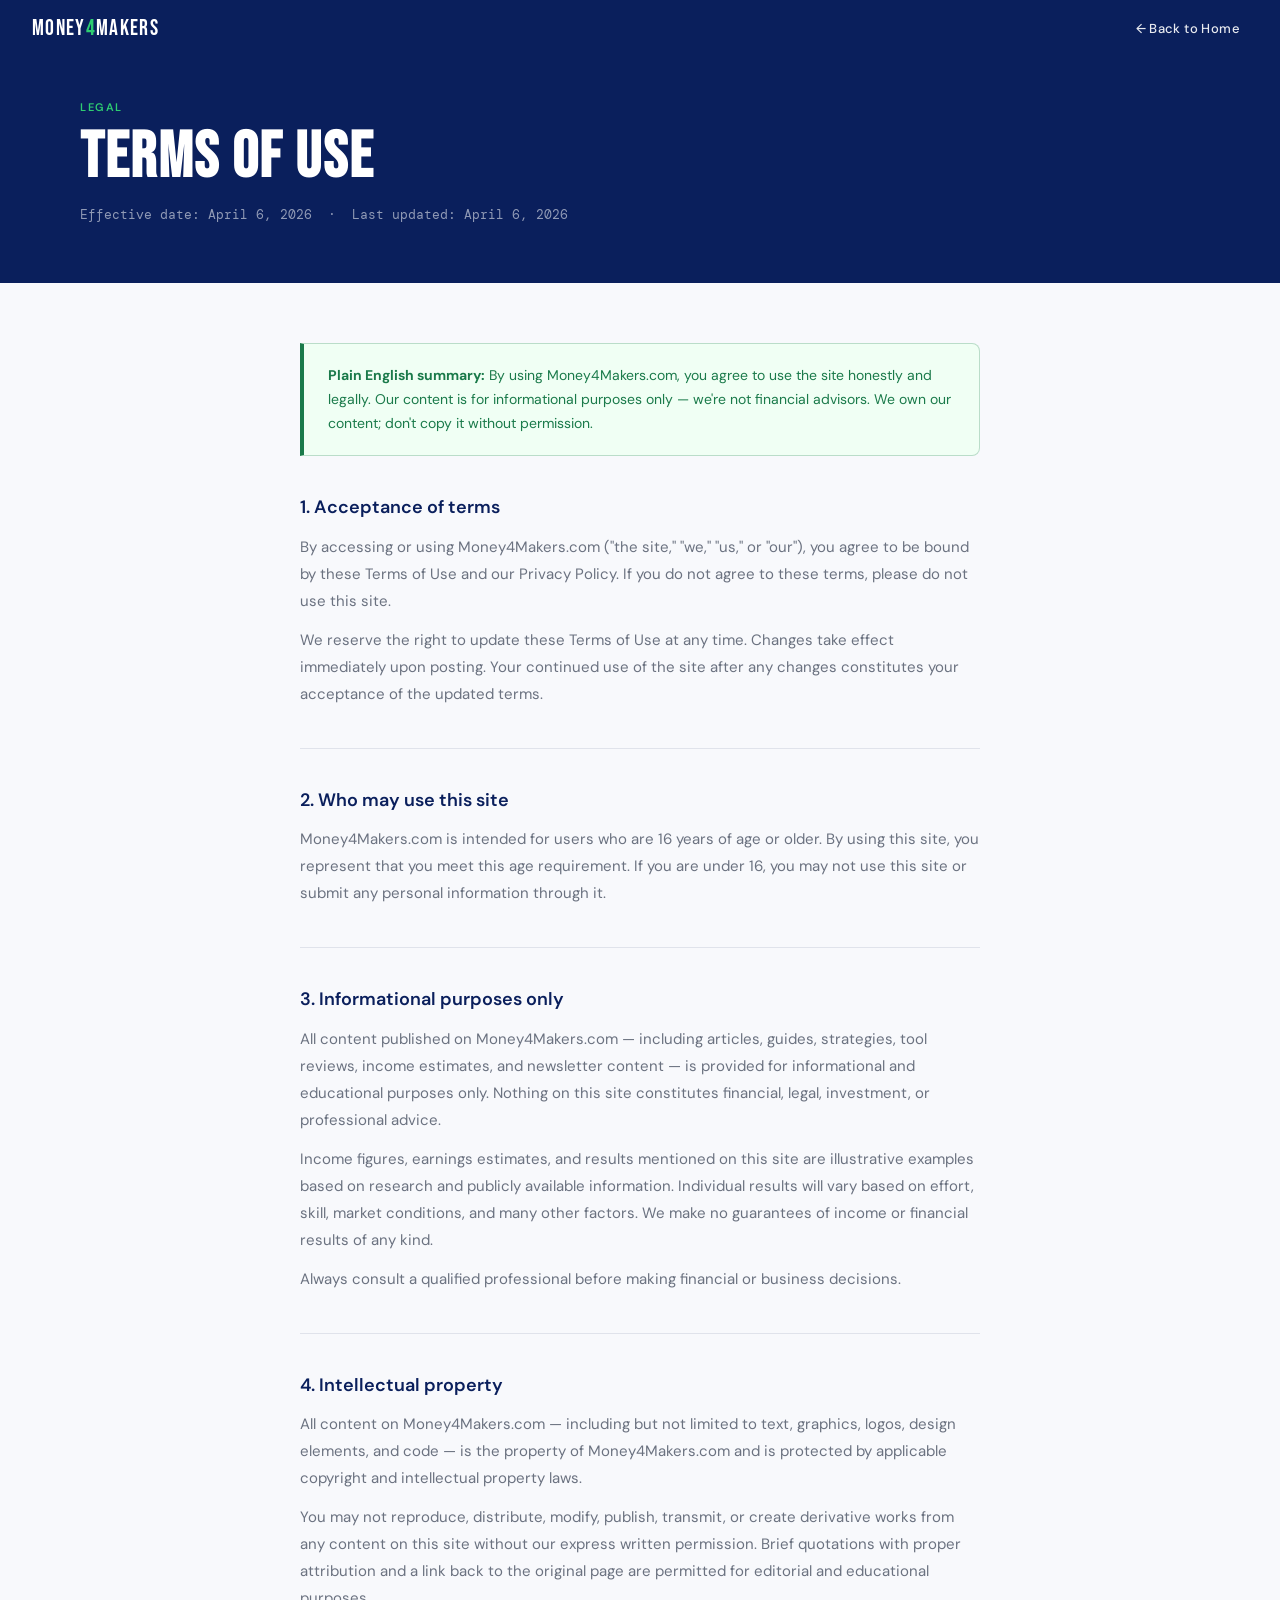
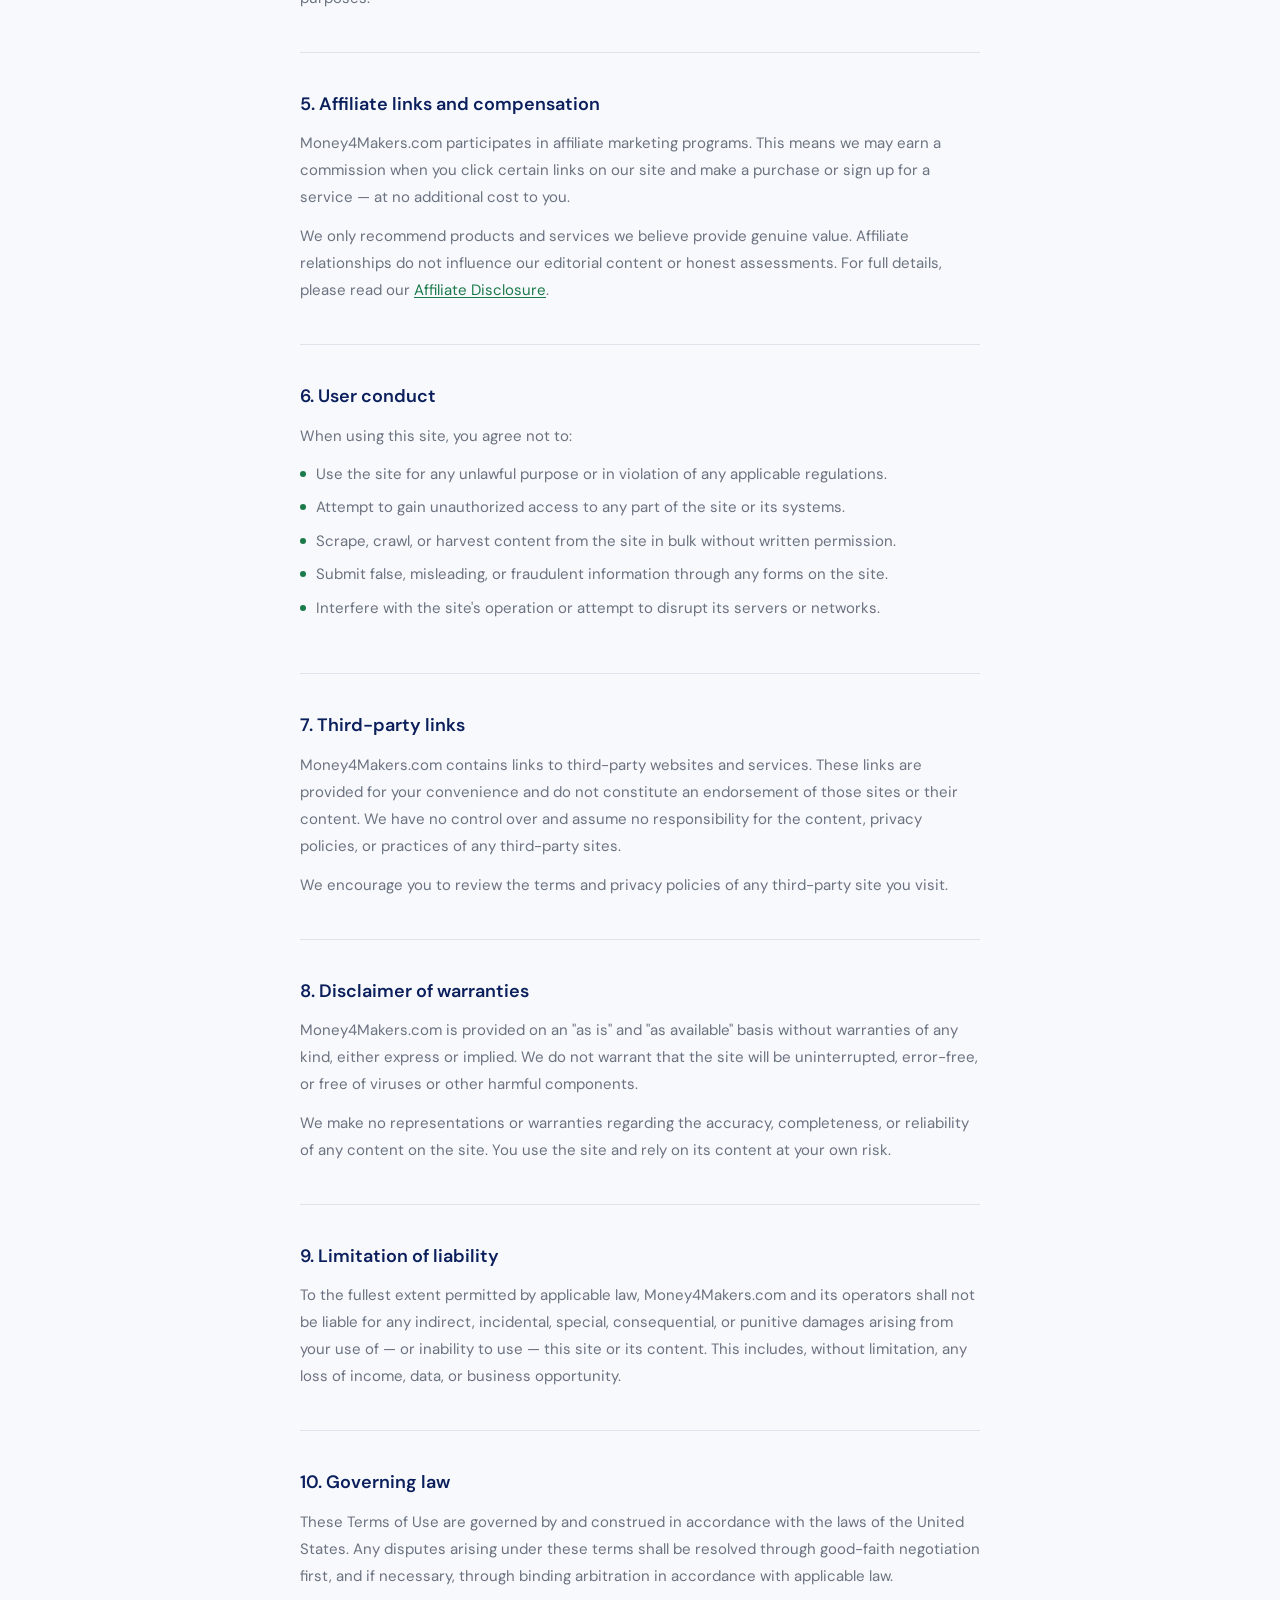
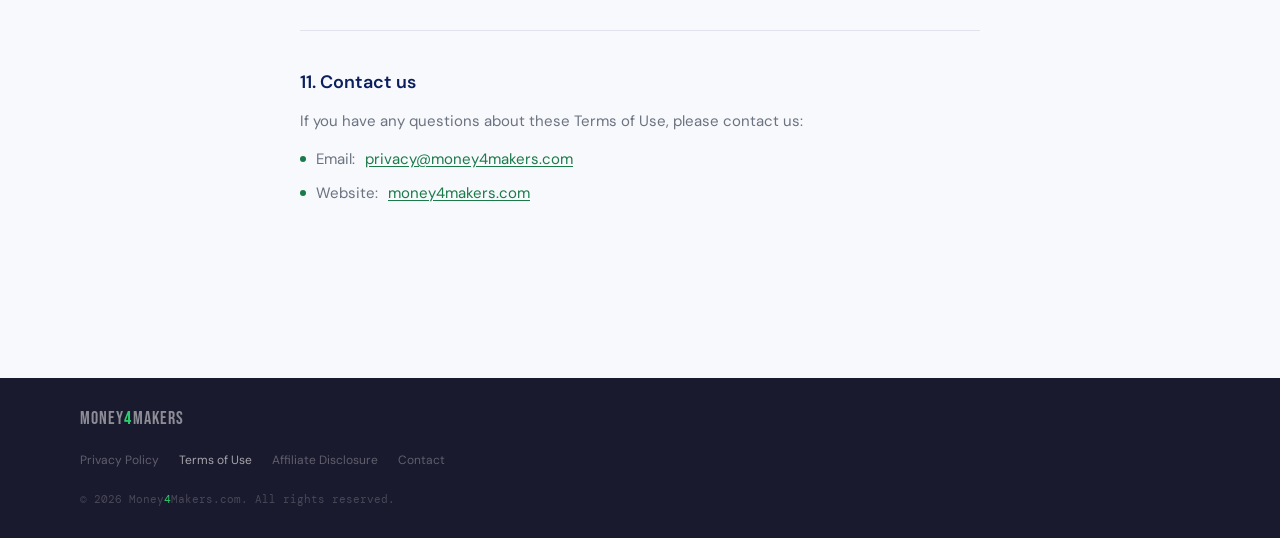
<file: terms-of-use.html>
<!DOCTYPE html>
<html lang="en">
<head>
<meta charset="UTF-8">
<meta name="viewport" content="width=device-width, initial-scale=1.0">
<title>Terms of Use — Money4Makers.com</title>
<meta name="description" content="Terms of Use for Money4Makers.com — the rules and conditions governing your use of this website.">
<link rel="preconnect" href="https://fonts.googleapis.com">
<link rel="preconnect" href="https://fonts.gstatic.com" crossorigin>
<link href="https://fonts.googleapis.com/css2?family=Bebas+Neue&family=DM+Sans:ital,wght@0,300;0,400;0,500;0,600;1,300&family=DM+Mono:wght@400;500&display=swap" rel="stylesheet">
<style>
  *, *::before, *::after { box-sizing: border-box; margin: 0; padding: 0; }

  :root {
    --navy: #0A1F5C;
    --navy-mid: #1A3A8F;
    --navy-light: #E8EDF5;
    --green: #1A7A4A;
    --green-bright: #2ECC71;
    --green-pale: #F0FFF4;
    --red: #D42B2B;
    --white: #F8F9FC;
    --ink: #1A1A2E;
    --muted: #6B7280;
    --border: rgba(10,31,92,0.1);
  }

  html { scroll-behavior: smooth; }

  body {
    font-family: 'DM Sans', sans-serif;
    background: var(--white);
    color: var(--ink);
    overflow-x: hidden;
  }

  .skip-link {
    position: absolute;
    top: -100px;
    left: 16px;
    background: var(--green);
    color: #fff;
    padding: 10px 20px;
    font-size: 14px;
    font-weight: 600;
    text-decoration: none;
    z-index: 9999;
    border-radius: 0 0 6px 6px;
  }
  .skip-link:focus { top: 0; outline: 3px solid var(--green-bright); outline-offset: 2px; }

  a:focus-visible, button:focus-visible {
    outline: 3px solid var(--green-bright);
    outline-offset: 3px;
    border-radius: 2px;
  }

  nav[aria-label="Site navigation"] {
    position: fixed;
    top: 0; left: 0; right: 0;
    z-index: 201;
    background: var(--navy);
    padding: 0 2rem;
    height: 56px;
    display: flex;
    align-items: center;
    justify-content: space-between;
  }

  .nav-logo {
    font-family: 'Bebas Neue', sans-serif;
    font-size: 22px;
    letter-spacing: 0.06em;
    color: #fff;
    text-decoration: none;
  }
  .nav-logo span { color: var(--green-bright); }

  .nav-back {
    color: rgba(255,255,255,0.9);
    text-decoration: none;
    font-size: 13px;
    font-weight: 500;
    letter-spacing: 0.03em;
    transition: color 0.2s;
    display: flex;
    align-items: center;
    gap: 6px;
    min-height: 44px;
    padding: 0 8px;
  }
  .nav-back:hover { color: #fff; }

  .page-header {
    background: var(--navy);
    padding: 100px 80px 60px;
  }

  .page-label {
    font-size: 11px;
    font-weight: 600;
    letter-spacing: 0.14em;
    text-transform: uppercase;
    color: var(--green-bright);
    margin-bottom: 12px;
  }

  .page-title {
    font-family: 'Bebas Neue', sans-serif;
    font-size: clamp(42px, 5vw, 64px);
    letter-spacing: 0.03em;
    color: #fff;
    line-height: 1;
    margin-bottom: 16px;
  }

  .page-meta {
    font-size: 13px;
    color: rgba(255,255,255,0.55);
    font-family: 'DM Mono', monospace;
  }

  .content {
    max-width: 760px;
    margin: 0 auto;
    padding: 60px 40px 80px;
  }

  .highlight-box {
    background: var(--green-pale);
    border: 1px solid rgba(26,122,74,0.25);
    border-left: 4px solid var(--green);
    border-radius: 0 8px 8px 0;
    padding: 20px 24px;
    margin-bottom: 40px;
  }

  .highlight-box p {
    font-size: 14px;
    color: var(--green);
    line-height: 1.7;
    margin: 0;
  }

  .section-block {
    margin-bottom: 40px;
    padding-bottom: 40px;
    border-bottom: 1px solid var(--border);
  }

  .section-block:last-child { border-bottom: none; }

  .section-block h2 {
    font-size: 18px;
    font-weight: 600;
    color: var(--navy);
    margin-bottom: 14px;
    line-height: 1.3;
  }

  .section-block p {
    font-size: 15px;
    color: var(--muted);
    line-height: 1.8;
    margin-bottom: 12px;
  }

  .section-block p:last-child { margin-bottom: 0; }

  .section-block ul {
    list-style: none;
    display: flex;
    flex-direction: column;
    gap: 8px;
    margin: 12px 0;
  }

  .section-block ul li {
    display: flex;
    align-items: flex-start;
    gap: 10px;
    font-size: 15px;
    color: var(--muted);
    line-height: 1.7;
  }

  .section-block ul li::before {
    content: '';
    width: 6px;
    height: 6px;
    background: var(--green);
    border-radius: 50%;
    flex-shrink: 0;
    margin-top: 9px;
  }

  .section-block a {
    color: var(--green);
    text-decoration: underline;
    text-underline-offset: 2px;
  }

  footer {
    background: var(--ink);
    padding: 32px 80px;
  }

  .footer-left {
    display: flex;
    flex-direction: column;
    align-items: flex-start;
    gap: 10px;
  }

  .footer-logo {
    font-family: 'Bebas Neue', sans-serif;
    font-size: 18px;
    letter-spacing: 0.06em;
    color: rgba(255,255,255,0.5);
    text-decoration: none;
    line-height: 1;
  }
  .footer-logo span { color: var(--green-bright); }

  .footer-links {
    display: flex;
    gap: 20px;
    list-style: none;
    flex-wrap: wrap;
  }

  .footer-links a {
    font-size: 12px;
    color: rgba(255,255,255,0.3);
    text-decoration: none;
    transition: color 0.2s;
    min-height: 44px;
    display: inline-flex;
    align-items: center;
  }
  .footer-links a:hover { color: rgba(255,255,255,0.6); }
  .footer-links a[aria-current="page"] { color: rgba(255,255,255,0.6); }

  .footer-copy {
    font-size: 11px;
    color: rgba(255,255,255,0.2);
    font-family: 'DM Mono', monospace;
  }

  @media (prefers-reduced-motion: reduce) {
    *, *::before, *::after { animation-duration: 0.01ms !important; transition-duration: 0.01ms !important; scroll-behavior: auto !important; }
  }

  @media (min-width: 768px) and (max-width: 1024px) {
    nav[aria-label="Site navigation"] { padding: 0 1.5rem; }
    .page-header { padding: 88px 48px 48px; }
    .content { padding: 48px 32px 64px; }
    footer { padding: 28px 48px; }
    .footer-links { gap: 14px; }
  }

  @media (min-width: 481px) and (max-width: 767px) {
    nav[aria-label="Site navigation"] { padding: 0 1.5rem; }
    .nav-back { font-size: 12px; }
    .page-header { padding: 80px 24px 40px; }
    .page-title { font-size: clamp(36px, 8vw, 52px); }
    .content { padding: 36px 24px 56px; }
    .highlight-box { padding: 16px 18px; }
    .section-block { margin-bottom: 32px; padding-bottom: 32px; }
    .section-block h2 { font-size: 16px; }
    .section-block p, .section-block ul li { font-size: 14px; }
    footer { padding: 24px; }
    .footer-links { gap: 10px; }
    .footer-links a { font-size: 11px; min-height: 40px; }
  }

  @media (max-width: 480px) {
    nav[aria-label="Site navigation"] { padding: 0 1rem; }
    .nav-logo { font-size: 19px; }
    .nav-back { font-size: 12px; gap: 4px; }
    .page-header { padding: 76px 20px 36px; }
    .page-label { font-size: 10px; }
    .page-title { font-size: clamp(32px, 9vw, 44px); }
    .page-meta { font-size: 11px; }
    .content { padding: 28px 20px 48px; }
    .highlight-box { padding: 14px 16px; margin-bottom: 28px; }
    .highlight-box p { font-size: 13px; }
    .section-block { margin-bottom: 28px; padding-bottom: 28px; }
    .section-block h2 { font-size: 15px; margin-bottom: 10px; }
    .section-block p, .section-block ul li { font-size: 14px; line-height: 1.7; }
    footer { padding: 20px; }
    .footer-links { gap: 8px; }
    .footer-links a { font-size: 11px; min-height: 40px; }
    .footer-copy { font-size: 10px; }
  }
</style>
</head>
<body>

<a href="#main-content" class="skip-link">Skip to main content</a>

<nav aria-label="Site navigation">
  <a href="index.html" class="nav-logo" aria-label="Money4Makers.com — return to homepage">Money<span>4</span>Makers</a>
  <a href="index.html" class="nav-back" aria-label="Back to homepage">← Back to Home</a>
</nav>

<header class="page-header">
  <p class="page-label" aria-hidden="true">Legal</p>
  <h1 class="page-title">Terms of Use</h1>
  <p class="page-meta">
    <time datetime="2026-04-06">Effective date: April 6, 2026</time>
    &nbsp;·&nbsp;
    <time datetime="2026-04-06">Last updated: April 6, 2026</time>
  </p>
</header>

<main id="main-content" class="content">

  <div class="highlight-box" role="note" aria-label="Plain English summary">
    <p><strong>Plain English summary:</strong> By using Money4Makers.com, you agree to use the site honestly and legally. Our content is for informational purposes only — we're not financial advisors. We own our content; don't copy it without permission.</p>
  </div>

  <div class="section-block">
    <h2>1. Acceptance of terms</h2>
    <p>By accessing or using Money4Makers.com ("the site," "we," "us," or "our"), you agree to be bound by these Terms of Use and our Privacy Policy. If you do not agree to these terms, please do not use this site.</p>
    <p>We reserve the right to update these Terms of Use at any time. Changes take effect immediately upon posting. Your continued use of the site after any changes constitutes your acceptance of the updated terms.</p>
  </div>

  <div class="section-block">
    <h2>2. Who may use this site</h2>
    <p>Money4Makers.com is intended for users who are 16 years of age or older. By using this site, you represent that you meet this age requirement. If you are under 16, you may not use this site or submit any personal information through it.</p>
  </div>

  <div class="section-block">
    <h2>3. Informational purposes only</h2>
    <p>All content published on Money4Makers.com — including articles, guides, strategies, tool reviews, income estimates, and newsletter content — is provided for informational and educational purposes only. Nothing on this site constitutes financial, legal, investment, or professional advice.</p>
    <p>Income figures, earnings estimates, and results mentioned on this site are illustrative examples based on research and publicly available information. Individual results will vary based on effort, skill, market conditions, and many other factors. We make no guarantees of income or financial results of any kind.</p>
    <p>Always consult a qualified professional before making financial or business decisions.</p>
  </div>

  <div class="section-block">
    <h2>4. Intellectual property</h2>
    <p>All content on Money4Makers.com — including but not limited to text, graphics, logos, design elements, and code — is the property of Money4Makers.com and is protected by applicable copyright and intellectual property laws.</p>
    <p>You may not reproduce, distribute, modify, publish, transmit, or create derivative works from any content on this site without our express written permission. Brief quotations with proper attribution and a link back to the original page are permitted for editorial and educational purposes.</p>
  </div>

  <div class="section-block">
    <h2>5. Affiliate links and compensation</h2>
    <p>Money4Makers.com participates in affiliate marketing programs. This means we may earn a commission when you click certain links on our site and make a purchase or sign up for a service — at no additional cost to you.</p>
    <p>We only recommend products and services we believe provide genuine value. Affiliate relationships do not influence our editorial content or honest assessments. For full details, please read our <a href="affiliate-disclosure.html">Affiliate Disclosure</a>.</p>
  </div>

  <div class="section-block">
    <h2>6. User conduct</h2>
    <p>When using this site, you agree not to:</p>
    <ul>
      <li>Use the site for any unlawful purpose or in violation of any applicable regulations.</li>
      <li>Attempt to gain unauthorized access to any part of the site or its systems.</li>
      <li>Scrape, crawl, or harvest content from the site in bulk without written permission.</li>
      <li>Submit false, misleading, or fraudulent information through any forms on the site.</li>
      <li>Interfere with the site's operation or attempt to disrupt its servers or networks.</li>
    </ul>
  </div>

  <div class="section-block">
    <h2>7. Third-party links</h2>
    <p>Money4Makers.com contains links to third-party websites and services. These links are provided for your convenience and do not constitute an endorsement of those sites or their content. We have no control over and assume no responsibility for the content, privacy policies, or practices of any third-party sites.</p>
    <p>We encourage you to review the terms and privacy policies of any third-party site you visit.</p>
  </div>

  <div class="section-block">
    <h2>8. Disclaimer of warranties</h2>
    <p>Money4Makers.com is provided on an "as is" and "as available" basis without warranties of any kind, either express or implied. We do not warrant that the site will be uninterrupted, error-free, or free of viruses or other harmful components.</p>
    <p>We make no representations or warranties regarding the accuracy, completeness, or reliability of any content on the site. You use the site and rely on its content at your own risk.</p>
  </div>

  <div class="section-block">
    <h2>9. Limitation of liability</h2>
    <p>To the fullest extent permitted by applicable law, Money4Makers.com and its operators shall not be liable for any indirect, incidental, special, consequential, or punitive damages arising from your use of — or inability to use — this site or its content. This includes, without limitation, any loss of income, data, or business opportunity.</p>
  </div>

  <div class="section-block">
    <h2>10. Governing law</h2>
    <p>These Terms of Use are governed by and construed in accordance with the laws of the United States. Any disputes arising under these terms shall be resolved through good-faith negotiation first, and if necessary, through binding arbitration in accordance with applicable law.</p>
  </div>

  <div class="section-block">
    <h2>11. Contact us</h2>
    <p>If you have any questions about these Terms of Use, please contact us:</p>
    <ul>
      <li>Email: <a href="mailto:privacy@money4makers.com">privacy@money4makers.com</a></li>
      <li>Website: <a href="https://money4makers.com">money4makers.com</a></li>
    </ul>
  </div>

</main>

<footer>
  <div class="footer-left">
    <a href="index.html" class="footer-logo" aria-label="Money4Makers.com homepage">Money<span>4</span>Makers</a>
    <nav aria-label="Footer navigation">
      <ul class="footer-links">
        <li><a href="privacy-policy.html">Privacy Policy</a></li>
        <li><a href="terms-of-use.html" aria-current="page">Terms of Use</a></li>
        <li><a href="affiliate-disclosure.html">Affiliate Disclosure</a></li>
        <li><a href="contact.html">Contact</a></li>
      </ul>
    </nav>
    <span class="footer-copy">© 2026 Money<span style="color:var(--green-bright)">4</span>Makers.com. All rights reserved.</span>
  </div>
</footer>

</body>
</html>
</file>
<file: styles.css>
*, *::before, *::after { box-sizing: border-box; margin: 0; padding: 0; }

:root {
  --navy: #0A1F5C;
  --navy-mid: #1A3A8F;
  --navy-light: #E8EDF5;
  --green: #1A7A4A;
  --green-bright: #2ECC71;
  --green-pale: #F0FFF4;
  --red: #D42B2B;
  --white: #F8F9FC;
  --ink: #1A1A2E;
  --muted: #6B7280;
  --border: rgba(10,31,92,0.1);
}

html { scroll-behavior: smooth; }

body {
  font-family: 'DM Sans', sans-serif;
  background: var(--white);
  color: var(--ink);
  overflow-x: hidden;
}

/* ── WCAG 2.2: Skip Navigation ── */
.skip-link {
  position: absolute;
  top: -100px;
  left: 16px;
  background: var(--green);
  color: #fff;
  padding: 10px 20px;
  font-size: 14px;
  font-weight: 600;
  text-decoration: none;
  z-index: 9999;
  border-radius: 0 0 6px 6px;
}
.skip-link:focus { top: 0; outline: 3px solid var(--green-bright); outline-offset: 2px; }

/* ── WCAG 2.2: Global focus styles ── */
a:focus-visible,
button:focus-visible,
input:focus-visible {
  outline: 3px solid var(--green-bright);
  outline-offset: 3px;
  border-radius: 2px;
}

/* ── NAV ── */
nav {
  position: fixed;
  top: 0; left: 0; right: 0;
  z-index: 201;
  background: var(--navy);
  padding: 0 2rem;
  height: 56px;
  display: flex;
  align-items: center;
  justify-content: space-between;
}

.nav-logo {
  font-family: 'Bebas Neue', sans-serif;
  font-size: 22px;
  letter-spacing: 0.06em;
  color: #fff;
  text-decoration: none;
}
.nav-logo span { color: var(--green-bright); }

.nav-links {
  display: flex;
  align-items: center;
  gap: 2rem;
  list-style: none;
}

.nav-links a {
  color: rgba(255,255,255,0.9);
  text-decoration: none;
  font-size: 13px;
  font-weight: 500;
  letter-spacing: 0.03em;
  transition: color 0.2s;
  min-height: 44px;
  display: inline-flex;
  align-items: center;
}
.nav-links a:hover { color: #fff; }

.nav-cta {
  background: var(--red);
  color: #fff !important;
  padding: 7px 18px;
  border-radius: 4px;
  font-size: 13px !important;
  font-weight: 600 !important;
  letter-spacing: 0.04em;
  transition: background 0.2s !important;
  min-height: 44px !important;
}
.nav-cta:hover { background: #b52222 !important; color: #fff !important; }

/* ── HERO ── */
.hero {
  min-height: 100vh;
  padding-top: 56px;
  display: grid;
  grid-template-columns: 1fr 1fr;
  position: relative;
  overflow: hidden;
}

.hero-left {
  background: var(--navy);
  padding: 80px 60px 80px 80px;
  display: flex;
  flex-direction: column;
  justify-content: center;
  position: relative;
}

.hero-left::after {
  content: '';
  position: absolute;
  top: 0; right: -40px;
  width: 80px;
  height: 100%;
  background: var(--navy);
  clip-path: polygon(0 0, 0% 100%, 100% 50%);
  z-index: 2;
}

.hero-eyebrow {
  display: inline-flex;
  align-items: center;
  gap: 8px;
  background: rgba(46,204,113,0.15);
  border: 1px solid rgba(46,204,113,0.3);
  color: var(--green-bright);
  font-size: 11px;
  font-weight: 600;
  letter-spacing: 0.12em;
  text-transform: uppercase;
  padding: 6px 14px;
  border-radius: 2px;
  margin-bottom: 28px;
  width: fit-content;
}

.hero-eyebrow::before {
  content: '';
  width: 6px; height: 6px;
  background: var(--green-bright);
  border-radius: 50%;
  animation: pulse 2s infinite;
}

@keyframes pulse {
  0%, 100% { opacity: 1; transform: scale(1); }
  50% { opacity: 0.5; transform: scale(0.8); }
}

.hero-headline {
  font-family: 'Bebas Neue', sans-serif;
  font-size: clamp(56px, 6vw, 84px);
  line-height: 0.95;
  letter-spacing: 0.02em;
  color: #fff;
  margin-bottom: 24px;
}
.hero-headline .accent { color: var(--green-bright); }
.hero-headline .red { color: var(--red); }

.hero-sub {
  font-size: 16px;
  line-height: 1.7;
  color: rgba(255,255,255,0.65);
  max-width: 420px;
  margin-bottom: 40px;
  font-weight: 300;
}
.hero-sub strong { color: rgba(255,255,255,0.9); font-weight: 500; }

/* ── SIGNUP FORM (hero) ── */
.signup-form {
  display: flex;
  flex-direction: column;
  gap: 14px;
  max-width: 420px;
}

/* ── HERO SUBSCRIBE BUTTON ── */
.btn-hero-subscribe {
  display: inline-flex;
  align-items: center;
  justify-content: center;
  background: var(--green-bright);
  color: var(--navy);
  text-decoration: none;
  font-family: 'DM Sans', sans-serif;
  font-size: 15px;
  font-weight: 700;
  letter-spacing: 0.03em;
  padding: 16px 28px;
  border-radius: 4px;
  min-height: 52px;
  transition: background 0.2s, transform 0.1s;
  width: 100%;
  text-align: center;
}
.btn-hero-subscribe:hover { background: #27ae60; transform: translateY(-1px); }
.btn-hero-subscribe:active { transform: scale(0.98); }

/* ── CTA SUBSCRIBE BUTTON ── */
.btn-cta-subscribe {
  display: inline-flex;
  align-items: center;
  justify-content: center;
  background: var(--green-bright);
  color: var(--navy);
  text-decoration: none;
  font-family: 'DM Sans', sans-serif;
  font-size: 16px;
  font-weight: 700;
  letter-spacing: 0.03em;
  padding: 18px 40px;
  border-radius: 4px;
  min-height: 56px;
  transition: background 0.2s, transform 0.1s;
  position: relative;
}
.btn-cta-subscribe:hover { background: #27ae60; transform: translateY(-2px); }
.btn-cta-subscribe:active { transform: scale(0.98); }

.form-disclaimer {
  font-size: 11px;
  color: rgba(255,255,255,0.65);
  line-height: 1.6;
}
.form-disclaimer a { color: #fff; text-decoration: underline; }

.btn-primary {
  background: var(--red);
  color: #fff;
  border: none;
  padding: 14px 28px;
  font-family: 'DM Sans', sans-serif;
  font-size: 14px;
  font-weight: 600;
  letter-spacing: 0.04em;
  border-radius: 4px;
  cursor: pointer;
  transition: background 0.2s, transform 0.1s;
  white-space: nowrap;
  min-height: 44px;
}
.btn-primary:hover { background: #b52222; }
.btn-primary:active { transform: scale(0.98); }

.hero-right {
  background: var(--white);
  padding: 80px 60px 80px 100px;
  display: flex;
  flex-direction: column;
  justify-content: center;
  position: relative;
}

.hero-tiers {
  display: flex;
  flex-direction: column;
  gap: 14px;
  max-width: 420px;
}

.hero-tiers-label {
  font-size: 11px;
  font-weight: 600;
  letter-spacing: 0.12em;
  text-transform: uppercase;
  color: var(--green);
  margin-bottom: 4px;
}

.hero-tier-card {
  background: #fff;
  border: 1px solid var(--border);
  border-radius: 8px;
  padding: 18px 20px;
  display: flex;
  align-items: center;
  gap: 16px;
  box-shadow: 0 2px 16px rgba(10,31,92,0.06);
  transition: box-shadow 0.2s, transform 0.2s;
  position: relative;
  overflow: hidden;
}
.hero-tier-card:hover { box-shadow: 0 6px 28px rgba(10,31,92,0.1); transform: translateY(-2px); }
.hero-tier-card.featured { border: 2px solid var(--green); }
.hero-tier-card.featured::before {
  content: 'START HERE';
  position: absolute;
  top: 0; right: 0;
  background: var(--green);
  color: #fff;
  font-size: 9px;
  font-weight: 700;
  letter-spacing: 0.1em;
  padding: 4px 10px;
  border-radius: 0 6px 0 6px;
}

.tier-amount {
  font-family: 'Bebas Neue', sans-serif;
  font-size: 36px;
  letter-spacing: 0.02em;
  line-height: 1;
  min-width: 72px;
  text-align: center;
}
.tier-amount.zero { color: var(--green); }
.tier-amount.fifty { color: var(--navy-mid); }
.tier-amount.hundred { color: var(--navy); }

.tier-divider { width: 1px; height: 40px; background: var(--border); flex-shrink: 0; }
.tier-info { flex: 1; }
.tier-name { font-size: 13px; font-weight: 600; color: var(--navy); margin-bottom: 3px; }
.tier-desc { font-size: 12px; color: var(--muted); line-height: 1.5; }

.tier-tag {
  font-size: 10px;
  font-weight: 600;
  letter-spacing: 0.08em;
  padding: 3px 8px;
  border-radius: 3px;
  white-space: nowrap;
  flex-shrink: 0;
}
.tier-tag.free { background: var(--green-pale); color: var(--green); }
.tier-tag.mid { background: #EEF1FC; color: var(--navy-mid); }
.tier-tag.full { background: var(--navy-light); color: var(--navy); }

/* ── PROOF BAR ── */
.proof-bar {
  background: var(--navy-light);
  border-top: 1px solid var(--border);
  border-bottom: 1px solid var(--border);
  padding: 18px 80px;
  display: flex;
  align-items: center;
  justify-content: space-between;
  gap: 2rem;
  flex-wrap: wrap;
}
.proof-item { display: flex; align-items: center; gap: 10px; font-size: 13px; color: var(--navy); }
.proof-num { font-family: 'DM Mono', monospace; font-size: 18px; font-weight: 500; color: var(--navy); }
.proof-label { color: var(--muted); font-size: 12px; }
.proof-divider { width: 1px; height: 32px; background: var(--border); }

/* ── TIER BREAKDOWN ── */
.tiers-section {
  padding: 80px;
  background: #fff;
  border-bottom: 1px solid var(--border);
}

.tiers-grid {
  display: grid;
  grid-template-columns: repeat(3, 1fr);
  gap: 24px;
  margin-top: 48px;
}

.tier-full-card {
  border: 1px solid var(--border);
  border-radius: 10px;
  overflow: hidden;
  transition: box-shadow 0.2s, transform 0.2s;
  background: #fff;
}
.tier-full-card:hover { box-shadow: 0 8px 36px rgba(10,31,92,0.09); transform: translateY(-3px); }
.tier-full-card.featured-tier { border: 2px solid var(--green); }

.tier-header {
  padding: 28px 28px 20px;
  border-bottom: 1px solid var(--border);
  position: relative;
}
.tier-header.zero-bg { background: var(--green-pale); }
.tier-header.fifty-bg { background: #EEF1FC; }
.tier-header.hundred-bg { background: var(--navy-light); }

.tier-popular-badge {
  position: absolute;
  top: 16px; right: 16px;
  background: var(--green);
  color: #fff;
  font-size: 9px;
  font-weight: 700;
  letter-spacing: 0.1em;
  text-transform: uppercase;
  padding: 4px 10px;
  border-radius: 20px;
}

.tier-price { font-family: 'Bebas Neue', sans-serif; font-size: 52px; letter-spacing: 0.02em; line-height: 1; margin-bottom: 6px; }
.tier-price.p-zero { color: var(--green); }
.tier-price.p-fifty { color: var(--navy-mid); }
.tier-price.p-hundred { color: var(--navy); }
.tier-price-label { font-size: 12px; color: var(--muted); font-weight: 400; margin-bottom: 8px; }
.tier-title { font-size: 16px; font-weight: 600; color: var(--navy); margin-bottom: 4px; }
.tier-subtitle { font-size: 12px; color: var(--muted); line-height: 1.5; }
.tier-body { padding: 24px 28px 28px; }

.tier-features {
  list-style: none;
  display: flex;
  flex-direction: column;
  gap: 10px;
  margin-bottom: 24px;
}
.tier-features li { display: flex; align-items: flex-start; gap: 10px; font-size: 13px; color: var(--ink); line-height: 1.5; }

.check {
  width: 18px; height: 18px;
  background: var(--green-pale);
  border-radius: 50%;
  display: flex;
  align-items: center;
  justify-content: center;
  flex-shrink: 0;
  margin-top: 1px;
}
.check::after {
  content: '';
  width: 5px; height: 8px;
  border-right: 2px solid var(--green);
  border-bottom: 2px solid var(--green);
  transform: rotate(45deg) translate(-1px, -1px);
}

.tier-income { background: var(--white); border-radius: 6px; padding: 12px 16px; border: 1px solid var(--border); }
.tier-income-label { font-size: 10px; font-weight: 600; letter-spacing: 0.1em; text-transform: uppercase; color: var(--muted); margin-bottom: 4px; }
.tier-income-range { font-family: 'DM Mono', monospace; font-size: 15px; font-weight: 500; color: var(--green); }
.tier-income-note { font-size: 11px; color: var(--muted); margin-top: 2px; }

/* ── SECTIONS ── */
.section { padding: 80px; }
.section-label { font-size: 11px; font-weight: 600; letter-spacing: 0.14em; text-transform: uppercase; color: var(--green); margin-bottom: 12px; }
.section-title { font-family: 'Bebas Neue', sans-serif; font-size: clamp(36px, 4vw, 52px); letter-spacing: 0.03em; color: var(--navy); line-height: 1; margin-bottom: 16px; }
.section-sub { font-size: 15px; color: var(--muted); line-height: 1.7; max-width: 540px; margin-bottom: 48px; }

.cards-grid { display: grid; grid-template-columns: repeat(3, 1fr); gap: 20px; }

.card {
  background: #fff;
  border: 1px solid var(--border);
  border-radius: 8px;
  padding: 28px;
  position: relative;
  transition: box-shadow 0.2s, transform 0.2s;
}
.card:hover { box-shadow: 0 8px 32px rgba(10,31,92,0.08); transform: translateY(-2px); }
.card-num { font-family: 'DM Mono', monospace; font-size: 11px; font-weight: 500; color: rgba(10,31,92,0.25); letter-spacing: 0.1em; margin-bottom: 16px; }
.card-icon { font-size: 28px; margin-bottom: 14px; display: block; }
.card-title { font-size: 15px; font-weight: 600; color: var(--navy); margin-bottom: 8px; line-height: 1.3; }
.card-text { font-size: 13px; color: var(--muted); line-height: 1.7; }
.card-accent { position: absolute; top: 0; left: 0; width: 3px; height: 40px; background: var(--green); border-radius: 0 0 3px 0; }

/* ── ABOUT STRIP ── */
.about-strip {
  background: var(--navy);
  padding: 64px 80px;
  display: grid;
  grid-template-columns: 1fr 2fr;
  gap: 60px;
  align-items: center;
}
.about-label { font-family: 'Bebas Neue', sans-serif; font-size: 48px; letter-spacing: 0.03em; color: #fff; line-height: 1; }
.about-label span { color: var(--green-bright); display: block; }
.about-text { font-size: 15px; color: rgba(255,255,255,0.65); line-height: 1.8; font-weight: 300; }
.about-text strong { color: rgba(255,255,255,0.9); font-weight: 500; }

/* ── TOPICS ── */
.topics-section { padding: 80px; background: var(--white); }
.topics-grid { display: grid; grid-template-columns: repeat(4, 1fr); gap: 16px; margin-top: 40px; }
.topic-pill {
  background: #fff;
  border: 1px solid var(--border);
  border-radius: 6px;
  padding: 20px;
  display: flex;
  align-items: center;
  gap: 12px;
  font-size: 13px;
  font-weight: 500;
  color: var(--navy);
  transition: border-color 0.2s, background 0.2s;
  cursor: default;
}
.topic-pill:hover { border-color: var(--green); background: var(--green-pale); }
.topic-dot { width: 8px; height: 8px; background: var(--green); border-radius: 50%; flex-shrink: 0; }

/* ── CTA SECTION ── */
.cta-section {
  background: var(--navy);
  padding: 80px;
  text-align: center;
  position: relative;
  overflow: hidden;
}
.cta-section::before {
  content: '$';
  position: absolute;
  font-family: 'Bebas Neue', sans-serif;
  font-size: 400px;
  color: rgba(255,255,255,0.02);
  top: 50%; left: 50%;
  transform: translate(-50%, -50%);
  pointer-events: none;
  line-height: 1;
}
.cta-title { font-family: 'Bebas Neue', sans-serif; font-size: clamp(40px, 5vw, 68px); letter-spacing: 0.03em; color: #fff; line-height: 1; margin-bottom: 16px; position: relative; }
.cta-title span { color: var(--green-bright); }
.cta-sub { font-size: 15px; color: rgba(255,255,255,0.55); line-height: 1.7; max-width: 480px; margin: 0 auto 40px; font-weight: 300; }

.guide-card {
  background: rgba(255,255,255,0.06);
  border: 1px solid rgba(255,255,255,0.12);
  border-radius: 8px;
  padding: 28px;
  max-width: 620px;
  margin: 0 auto 40px;
  text-align: left;
}
.guide-card-inner { display: flex; gap: 20px; align-items: flex-start; }
.guide-icon { width: 52px; height: 52px; background: rgba(46,204,113,0.15); border-radius: 8px; display: flex; align-items: center; justify-content: center; font-size: 26px; flex-shrink: 0; }
.guide-text-block { flex: 1; }
.guide-badge { display: inline-block; background: var(--red); color: #fff; font-size: 9px; font-weight: 700; letter-spacing: 0.1em; text-transform: uppercase; padding: 3px 10px; border-radius: 2px; margin-bottom: 8px; }
.guide-title { font-family: 'Bebas Neue', sans-serif; font-size: 22px; letter-spacing: 0.04em; color: #fff; line-height: 1.1; margin-bottom: 6px; }
.guide-desc { font-size: 12px; color: rgba(255,255,255,0.55); line-height: 1.6; }

.cta-form { margin: 0 auto 20px; }
.cta-disclaimer { font-size: 11px; color: rgba(255,255,255,0.3); position: relative; }

/* ── SOCIAL ICONS ── */
.social-icons { display: flex; align-items: center; gap: 6px; }
.social-icon {
  width: 44px; height: 44px;
  border-radius: 6px;
  background: rgba(255,255,255,0.08);
  border: 1px solid rgba(255,255,255,0.12);
  display: flex;
  align-items: center;
  justify-content: center;
  text-decoration: none;
  transition: background 0.2s, border-color 0.2s, transform 0.15s;
  flex-shrink: 0;
  min-width: 44px;
  min-height: 44px;
}
.social-icon:hover { background: rgba(255,255,255,0.16); border-color: rgba(255,255,255,0.28); transform: translateY(-2px); }
.social-icon svg { width: 15px; height: 15px; fill: rgba(255,255,255,0.7); transition: fill 0.2s; }
.social-icon:hover svg { fill: #fff; }

.footer-social .social-icon { background: rgba(255,255,255,0.05); border-color: rgba(255,255,255,0.08); width: 30px; height: 30px; }
.footer-social .social-icon svg { width: 13px; height: 13px; fill: rgba(255,255,255,0.35); }
.footer-social .social-icon:hover { background: rgba(255,255,255,0.1); border-color: rgba(255,255,255,0.2); }
.footer-social .social-icon:hover svg { fill: rgba(255,255,255,0.75); }

.social-icon.instagram,
.social-icon.twitch { display: none; }

/* ── SUCCESS STATE ── */
.success-msg {
  display: none;
  background: var(--green-pale);
  border: 1px solid rgba(26,122,74,0.3);
  color: var(--green);
  font-size: 14px;
  font-weight: 500;
  padding: 14px 20px;
  border-radius: 4px;
  max-width: 420px;
}

/* ── ANIMATIONS ── */
.fade-up { opacity: 0; transform: translateY(24px); animation: fadeUp 0.7s ease forwards; }
@keyframes fadeUp { to { opacity: 1; transform: translateY(0); } }
.delay-1 { animation-delay: 0.1s; }
.delay-2 { animation-delay: 0.2s; }
.delay-3 { animation-delay: 0.3s; }
.delay-4 { animation-delay: 0.4s; }
.delay-5 { animation-delay: 0.5s; }

/* ── FOOTER ── */
footer {
  background: var(--ink);
  padding: 32px 80px;
  display: grid;
  grid-template-columns: 1fr auto;
  align-items: start;
}
.footer-left { display: flex; flex-direction: column; align-items: flex-start; gap: 10px; }
.footer-logo { font-family: 'Bebas Neue', sans-serif; font-size: 18px; letter-spacing: 0.06em; color: rgba(255,255,255,0.5); text-decoration: none; line-height: 1; }
.footer-logo span { color: var(--green-bright); }
.footer-links { display: flex; gap: 20px; list-style: none; flex-wrap: wrap; }
.footer-links a {
  font-size: 12px;
  color: rgba(255,255,255,0.3);
  text-decoration: none;
  transition: color 0.2s;
  min-height: 44px;
  display: inline-flex;
  align-items: center;
}
.footer-links a:hover { color: rgba(255,255,255,0.6); }
.footer-copy { font-size: 11px; color: rgba(255,255,255,0.2); font-family: 'DM Mono', monospace; }
.footer-right { display: flex; align-items: flex-start; justify-content: flex-end; }

/* ── COOKIE CONSENT ── */
.cookie-banner {
  position: fixed;
  bottom: 0; left: 0; right: 0;
  background: var(--ink);
  border-top: 1px solid rgba(255,255,255,0.08);
  padding: 20px 40px;
  display: flex;
  align-items: center;
  justify-content: space-between;
  gap: 24px;
  z-index: 9000;
  flex-wrap: wrap;
  transform: translateY(100%);
  transition: transform 0.4s ease;
}
.cookie-banner.visible { transform: translateY(0); }
.cookie-text { font-size: 13px; color: rgba(255,255,255,0.65); line-height: 1.6; flex: 1; min-width: 240px; }
.cookie-text a { color: var(--green-bright); text-decoration: underline; }
.cookie-actions { display: flex; gap: 10px; flex-shrink: 0; }
.cookie-btn { padding: 10px 20px; border-radius: 4px; font-family: 'DM Sans', sans-serif; font-size: 13px; font-weight: 600; cursor: pointer; border: none; min-height: 44px; transition: background 0.2s; }
.cookie-btn-accept { background: var(--green); color: #fff; }
.cookie-btn-accept:hover { background: #155f3a; }
.cookie-btn-decline { background: rgba(255,255,255,0.08); color: rgba(255,255,255,0.7); border: 1px solid rgba(255,255,255,0.15); }
.cookie-btn-decline:hover { background: rgba(255,255,255,0.14); color: #fff; }

/* ── WCAG: Reduced motion ── */
@media (prefers-reduced-motion: reduce) {
  *, *::before, *::after { animation-duration: 0.01ms !important; transition-duration: 0.01ms !important; scroll-behavior: auto !important; }
  .fade-up { opacity: 1; transform: none; }
}

/* ── RESPONSIVE ── */
@media (max-width: 900px) {
  .hero { grid-template-columns: 1fr; }
  .hero-left { padding: 60px 32px; }
  .hero-left::after { display: none; }
  .hero-right { padding: 40px 32px; }
  .cards-grid { grid-template-columns: 1fr; }
  .topics-grid { grid-template-columns: repeat(2, 1fr); }
  .about-strip { grid-template-columns: 1fr; padding: 48px 32px; gap: 24px; }
  .section { padding: 56px 32px; }
  .topics-section { padding: 56px 32px; }
  .cta-section { padding: 56px 32px; }
  footer { padding: 24px 32px; }
  .proof-bar { padding: 18px 32px; }
}

/* ── Hamburger button ── */
.nav-hamburger {
  display: none;
  flex-direction: column;
  justify-content: center;
  align-items: center;
  gap: 5px;
  width: 44px; height: 44px;
  background: none;
  border: none;
  cursor: pointer;
  padding: 8px;
  border-radius: 4px;
  flex-shrink: 0;
}
.nav-hamburger span {
  display: block;
  width: 22px; height: 2px;
  background: rgba(255,255,255,0.85);
  border-radius: 2px;
  transition: transform 0.25s ease, opacity 0.2s ease, width 0.2s ease;
  transform-origin: center;
}
.nav-hamburger.open span:nth-child(1) { transform: translateY(7px) rotate(45deg); }
.nav-hamburger.open span:nth-child(2) { opacity: 0; width: 0; }
.nav-hamburger.open span:nth-child(3) { transform: translateY(-7px) rotate(-45deg); }

/* ── Mobile nav drawer ── */
.nav-mobile-drawer {
  display: none;
  position: fixed;
  top: 56px; left: 0; right: 0;
  height: calc(100vh - 56px);
  background: var(--navy);
  border-top: 1px solid rgba(255,255,255,0.08);
  z-index: 200;
  overflow-y: scroll;
  -webkit-overflow-scrolling: touch;
  padding-bottom: 40px;
}
.nav-mobile-drawer.open { display: block; }

.nav-backdrop {
  display: none;
  position: fixed;
  top: 0; left: 0; right: 0; bottom: 0;
  background: rgba(0,0,0,0.5);
  z-index: 199;
}
.nav-backdrop.open { display: block; }

.nav-mobile-links { list-style: none; padding: 12px 0 8px; }
.nav-mobile-links li { border-bottom: 1px solid rgba(255,255,255,0.06); }
.nav-mobile-links li:last-child { border-bottom: none; }
.nav-mobile-links a {
  display: block;
  padding: 14px 24px;
  color: rgba(255,255,255,0.85);
  text-decoration: none;
  font-size: 15px;
  font-weight: 500;
  letter-spacing: 0.02em;
  transition: background 0.15s, color 0.15s;
  min-height: 44px;
}
.nav-mobile-links a:hover,
.nav-mobile-links a:focus { background: rgba(255,255,255,0.05); color: #fff; }
.nav-mobile-cta {
  display: block;
  margin: 12px 24px 16px;
  background: var(--red);
  color: #fff !important;
  padding: 13px 20px !important;
  border-radius: 4px;
  font-weight: 600 !important;
  letter-spacing: 0.04em;
  text-align: center;
  transition: background 0.2s !important;
}
.nav-mobile-cta:hover { background: #b52222 !important; }
.nav-mobile-social {
  padding: 12px 24px 20px;
  display: flex;
  gap: 8px;
  border-top: 1px solid rgba(255,255,255,0.06);
}

/* ── TABLET: 768px–1024px ── */
@media (min-width: 768px) and (max-width: 1024px) {
  nav { padding: 0 1.5rem; }
  .nav-links { gap: 1.2rem; }
  .nav-links > li:nth-child(1),
  .nav-links > li:nth-child(2),
  .nav-links > li:nth-child(3) { display: none; }
  .hero { grid-template-columns: 1fr; min-height: auto; }
  .hero-left { padding: 64px 48px 48px; min-height: 60vh; }
  .hero-left::after { display: none; }
  .hero-right { padding: 40px 48px 56px; }
  .hero-tiers { max-width: 100%; }
  .hero-headline { font-size: clamp(52px, 7vw, 72px); }
  .proof-bar { padding: 16px 48px; gap: 1rem; justify-content: flex-start; }
  .proof-divider { display: none; }
  .tiers-section { padding: 60px 48px; }
  .tiers-grid { grid-template-columns: 1fr; gap: 20px; max-width: 560px; }
  .section { padding: 60px 48px; }
  .cards-grid { grid-template-columns: repeat(2, 1fr); }
  .about-strip { padding: 56px 48px; gap: 36px; }
  .topics-section { padding: 60px 48px; }
  .topics-grid { grid-template-columns: repeat(3, 1fr); }
  .cta-section { padding: 64px 48px; }
  .guide-card { max-width: 100%; }
  footer { padding: 28px 48px; grid-template-columns: 1fr; gap: 20px; }
  .footer-right { justify-content: flex-start; }
}

/* ── MOBILE LANDSCAPE: 481px–767px ── */
@media (min-width: 481px) and (max-width: 767px) {
  .nav-hamburger { display: flex; }
  .nav-links { display: none; }
  .hero { grid-template-columns: 1fr; min-height: auto; }
  .hero-left { padding: 52px 32px 40px; min-height: auto; }
  .hero-left::after { display: none; }
  .hero-right { padding: 32px 32px 48px; }
  .hero-headline { font-size: clamp(48px, 8vw, 64px); }
  .hero-sub { font-size: 15px; max-width: 100%; }
  .signup-form { max-width: 100%; }
  .btn-hero-subscribe { font-size: 14px; padding: 14px 20px; }
  .btn-cta-subscribe { font-size: 14px; padding: 16px 28px; }
  .proof-bar { padding: 14px 24px; gap: 12px; justify-content: flex-start; }
  .proof-divider { display: none; }
  .proof-item { flex: 0 0 calc(50% - 6px); }
  .tiers-section { padding: 48px 24px; }
  .tiers-grid { grid-template-columns: 1fr; gap: 18px; }
  .section { padding: 48px 24px; }
  .section-sub { max-width: 100%; margin-bottom: 32px; }
  .cards-grid { grid-template-columns: 1fr; gap: 16px; }
  .about-strip { padding: 48px 24px; gap: 20px; }
  .topics-section { padding: 48px 24px; }
  .topics-grid { grid-template-columns: repeat(2, 1fr); gap: 10px; }
  .topic-pill { padding: 14px; font-size: 12px; }
  .cta-section { padding: 48px 24px; }
  .guide-card { padding: 20px; }
  .guide-card-inner { flex-direction: column; gap: 14px; }
  footer { padding: 24px; grid-template-columns: 1fr; gap: 16px; }
  .footer-right { justify-content: flex-start; }
  .footer-links { gap: 12px; }
  .cookie-banner { padding: 16px 24px; flex-direction: column; align-items: flex-start; }
  .cookie-actions { width: 100%; }
  .cookie-btn { flex: 1; text-align: center; }
}

/* ── MOBILE PORTRAIT: 320px–480px ── */
@media (max-width: 480px) {
  .nav-hamburger { display: flex; }
  .nav-links { display: none; }
  .hero { grid-template-columns: 1fr; min-height: auto; }
  .hero-left { padding: 48px 20px 40px; min-height: auto; }
  .hero-left::after { display: none; }
  .hero-right { padding: 28px 20px 48px; }
  .hero-headline { font-size: clamp(44px, 11vw, 58px); }
  .hero-sub { font-size: 14px; max-width: 100%; margin-bottom: 28px; }
  .signup-form { max-width: 100%; }
  .btn-hero-subscribe { font-size: 13px; padding: 14px 16px; }
  .btn-cta-subscribe { font-size: 14px; padding: 16px 20px; width: 100%; }
  .hero-tiers { max-width: 100%; }
  .hero-tier-card { padding: 14px 16px; gap: 12px; }
  .tier-amount { font-size: 28px; min-width: 56px; }
  .tier-name { font-size: 12px; }
  .tier-desc { font-size: 11px; }
  .proof-bar { padding: 14px 20px; gap: 10px; flex-direction: column; align-items: flex-start; }
  .proof-divider { display: none; }
  .proof-item { width: 100%; }
  .tiers-section { padding: 40px 20px; }
  .tiers-grid { grid-template-columns: 1fr; gap: 16px; }
  .tier-header { padding: 20px 20px 16px; }
  .tier-body { padding: 18px 20px 22px; }
  .tier-price { font-size: 42px; }
  .tier-popular-badge { font-size: 8px; padding: 3px 8px; }
  .section { padding: 40px 20px; }
  .section-title { font-size: clamp(32px, 8vw, 42px); }
  .section-sub { font-size: 14px; max-width: 100%; margin-bottom: 28px; }
  .cards-grid { grid-template-columns: 1fr; gap: 14px; }
  .card { padding: 22px; }
  .about-strip { padding: 40px 20px; gap: 16px; }
  .about-label { font-size: 38px; }
  .about-text { font-size: 14px; }
  .topics-section { padding: 40px 20px; }
  .topics-grid { grid-template-columns: 1fr 1fr; gap: 8px; }
  .topic-pill { padding: 12px; font-size: 12px; gap: 8px; }
  .topic-dot { width: 6px; height: 6px; }
  .cta-section { padding: 40px 20px; }
  .cta-title { font-size: clamp(36px, 9vw, 52px); }
  .cta-sub { font-size: 14px; margin-bottom: 28px; }
  .guide-card { padding: 18px; margin-bottom: 24px; }
  .guide-card-inner { flex-direction: column; gap: 14px; }
  .guide-icon { width: 44px; height: 44px; font-size: 22px; }
  .guide-title { font-size: 18px; }
  footer { padding: 24px 20px; grid-template-columns: 1fr; gap: 16px; }
  .footer-right { justify-content: flex-start; }
  .footer-links { gap: 8px; }
  .footer-links a { font-size: 11px; min-height: 40px; }
  .cookie-banner { padding: 16px 20px; flex-direction: column; align-items: flex-start; gap: 14px; }
  .cookie-actions { width: 100%; }
  .cookie-btn { flex: 1; text-align: center; padding: 12px 16px; }
}

/* ── Desktop: 1025px+ ── */
@media (min-width: 1025px) {
  .nav-hamburger { display: none !important; }
  .nav-mobile-drawer { display: none !important; }
  .nav-backdrop { display: none !important; }
}
</file>
